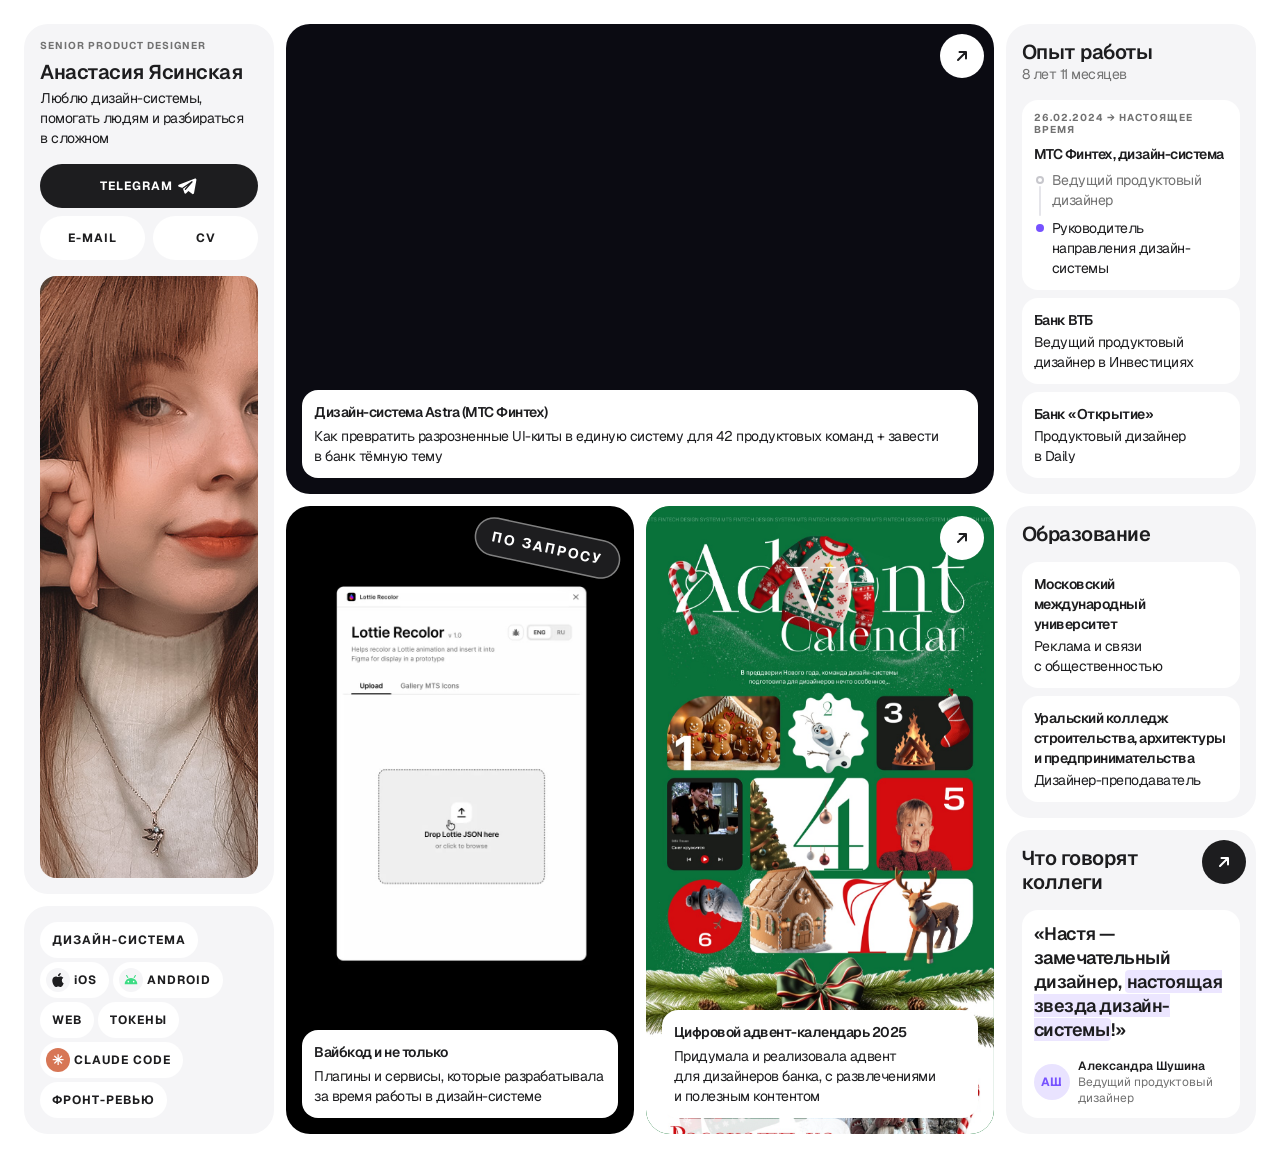
<file: index.html>
<!DOCTYPE html>
<html lang="ru">
<head>
  <meta charset="UTF-8">
  <meta name="viewport" content="width=device-width, initial-scale=1.0">
  <title>Анастасия Ясинская — Продуктовый дизайнер</title>
  <meta name="description" content="Продуктовый дизайнер. Дизайн-системы, продуктовые интерфейсы, UX-исследования.">
  <link rel="preconnect" href="https://fonts.googleapis.com">
  <link rel="preconnect" href="https://fonts.gstatic.com" crossorigin>
  <link href="https://fonts.googleapis.com/css2?family=Geist:wght@400;600;700&display=swap" rel="stylesheet">
  <link rel="stylesheet" href="home.css">
</head>
<body class="home">

  <main class="bento">

    <!-- ===== 1 колонка ===== -->
    <div class="bento__col bento__col--left">

      <!-- Обо мне -->
      <article class="card about">
        <div class="about__copy">
          <p class="caption">Senior Product Designer</p>
          <h1 class="about__name">Анастасия Ясинская</h1>
          <p>Люблю дизайн-системы, помогать людям и&nbsp;разбираться в&nbsp;сложном</p>
          <div class="contacts">
            <a class="button button--dark contacts__wide" href="https://t.me/mooonseen" target="_blank" rel="noopener noreferrer">
              TELEGRAM
              <svg width="24" height="24" viewBox="0 0 24 24" fill="none" aria-hidden="true"><path d="M20 4.5 3.8 10.8c-.9.35-.9 1.6.02 1.9l3.98 1.3 1.6 4.9c.25.78 1.24 1 1.8.4l2.2-2.3 4 2.95c.6.44 1.45.11 1.6-.62L21.4 5.9c.2-.92-.6-1.7-1.4-1.4Z" fill="currentColor"/><path d="m8 14 9-6.2-6.6 7.4" stroke="#1d1d1f" stroke-width="1.3" stroke-linecap="round" stroke-linejoin="round"/></svg>
            </a>
            <a class="button" href="mailto:ayasinskayawork@gmail.com">E-MAIL</a>
            <a class="button" href="cv-anastasia-yasinskaya.pdf" target="_blank" rel="noopener noreferrer">CV</a>
          </div>
        </div>
        <figure class="about__photo">
          <img src="images/portrait.jpg" alt="Анастасия Ясинская">
        </figure>
      </article>

      <!-- Скилы -->
      <article class="card skills">
        <div class="tags">
          <span class="tag">Дизайн-система</span>
          <span class="tag tag--icon">
            <span class="tag__logo" aria-hidden="true">
              <svg width="14" height="14" viewBox="0 0 24 24"><path fill="#1d1d1f" d="M12.152 6.896c-.948 0-2.415-1.078-3.96-1.04-2.04.027-3.91 1.183-4.961 3.014-2.117 3.675-.546 9.103 1.519 12.09 1.013 1.454 2.208 3.09 3.792 3.039 1.52-.065 2.09-.987 3.935-.987 1.831 0 2.35.987 3.96.948 1.637-.026 2.676-1.48 3.676-2.948 1.156-1.688 1.636-3.325 1.662-3.415-.039-.013-3.182-1.221-3.22-4.857-.026-3.04 2.48-4.494 2.597-4.559-1.429-2.09-3.623-2.324-4.39-2.376-2-.156-3.675 1.09-4.61 1.09zM15.53 3.83c.843-1.012 1.4-2.427 1.245-3.83-1.207.052-2.662.805-3.532 1.818-.78.896-1.454 2.338-1.273 3.714 1.338.104 2.715-.688 3.559-1.701"/></svg>
            </span>
            <span class="tag__text--case">iOS</span>
          </span>
          <span class="tag tag--icon">
            <span class="tag__logo" aria-hidden="true">
              <svg width="16" height="16" viewBox="0 0 24 24"><path d="M7.2 8.2 5.4 5.2M16.8 8.2l1.8-3" stroke="#3DDC84" stroke-width="1.6" stroke-linecap="round"/><path d="M2.5 18.5a9.5 9.5 0 0 1 19 0Z" fill="#3DDC84"/><circle cx="8" cy="14.5" r="1.2" fill="#fff"/><circle cx="16" cy="14.5" r="1.2" fill="#fff"/></svg>
            </span>
            Android
          </span>
          <span class="tag">Web</span>
          <span class="tag">Токены</span>
          <span class="tag tag--icon">
            <span class="tag__logo tag__logo--claude" aria-hidden="true">✳</span>
            Claude Code
          </span>
          <span class="tag">Фронт-ревью</span>
        </div>
      </article>
    </div>

    <!-- ===== 2–3 колонки: кейсы ===== -->
    <div class="bento__center">

      <!-- Дизайн-система Astra -->
      <article class="card case case--astra">
        <video class="case__video" src="videos/hero-demo.mp4" autoplay muted loop playsinline aria-hidden="true"></video>
        <div class="casecopy">
          <h3>Дизайн-система Astra (МТС Финтех)</h3>
          <p>Как превратить разрозненные UI-киты в&nbsp;единую систему для&nbsp;42&nbsp;продуктовых команд + завести в&nbsp;банк тёмную тему</p>
        </div>
        <a class="card__link" href="case-mts-fintech.html" aria-label="Открыть кейс «Дизайн-система Astra»">
          <span class="arrow arrow--light"><svg width="24" height="24" viewBox="0 0 24 24" fill="none" aria-hidden="true"><path d="M8 16 16 8M9.5 8H16v6.5" stroke="currentColor" stroke-width="2" stroke-linecap="round" stroke-linejoin="round"/></svg></span>
        </a>
      </article>

      <!-- Вайбкод -->
      <article class="card case case--demo">
        <video class="case__demo-video" src="videos/lottie-recolor.mp4" poster="images/lottie-recolor-poster.jpg" autoplay muted loop playsinline aria-hidden="true"></video>
        <span class="tag case__badge">По&nbsp;запросу</span>
        <div class="casecopy">
          <h3>Вайбкод и&nbsp;не&nbsp;только</h3>
          <p>Плагины и&nbsp;сервисы, которые разрабатывала за&nbsp;время работы в&nbsp;дизайн-системе</p>
        </div>
      </article>

      <!-- Адвент-календарь -->
      <article class="card case case--advent">
        <a class="advent__scroll" href="case-advent.html" aria-label="Открыть кейс «Цифровой адвент-календарь 2025»">
          <img src="images/advent-calendar.jpg" alt="" draggable="false">
        </a>
        <div class="casecopy">
          <h3>Цифровой адвент-календарь 2025</h3>
          <p>Придумала и&nbsp;реализовала адвент для&nbsp;дизайнеров банка, с&nbsp;развлечениями и&nbsp;полезным контентом</p>
        </div>
        <span class="arrow arrow--light"><svg width="24" height="24" viewBox="0 0 24 24" fill="none" aria-hidden="true"><path d="M8 16 16 8M9.5 8H16v6.5" stroke="currentColor" stroke-width="2" stroke-linecap="round" stroke-linejoin="round"/></svg></span>
        <span class="advent__hint" aria-hidden="true">Прокрути ↓</span>
      </article>
    </div>

    <!-- ===== 4 колонка ===== -->
    <div class="bento__col bento__col--right">

      <!-- Опыт работы -->
      <article class="card resume">
        <h2>Опыт работы <span class="h2__meta">8&nbsp;лет 11&nbsp;месяцев</span></h2>
        <div class="entries">
          <div class="casecopy">
            <p class="caption date">26.02.2024 → настоящее время</p>
            <h3>МТС Финтех, дизайн-система</h3>
            <ol class="growth">
              <li>Ведущий продуктовый дизайнер</li>
              <li>Руководитель направления дизайн-системы</li>
            </ol>
          </div>
          <div class="casecopy">
            <h3>Банк ВТБ</h3>
            <p>Ведущий продуктовый дизайнер в&nbsp;Инвестициях</p>
          </div>
          <div class="casecopy">
            <h3>Банк «Открытие»</h3>
            <p>Продуктовый дизайнер в&nbsp;Daily</p>
          </div>
        </div>
      </article>

      <!-- Образование -->
      <article class="card resume">
        <h2>Образование</h2>
        <div class="entries">
          <div class="casecopy">
            <h3>Московский международный университет</h3>
            <p>Реклама и&nbsp;связи с&nbsp;общественностью</p>
          </div>
          <div class="casecopy">
            <h3>Уральский колледж строительства, архитектуры и&nbsp;предпринимательства</h3>
            <p>Дизайнер-преподаватель</p>
          </div>
        </div>
      </article>

      <!-- Отзыв -->
      <article class="card quote">
        <h2>Что говорят коллеги</h2>
        <blockquote class="casecopy quote__text">
          <p>«Настя&nbsp;— замечательный дизайнер, <mark>настоящая звезда дизайн-системы</mark>!»</p>
          <footer class="quote__author">
            <span class="quote__avatar">АШ</span>
            <span><b>Александра Шушина</b><br>Ведущий продуктовый дизайнер</span>
          </footer>
        </blockquote>
        <a class="card__link" href="case-mts-fintech.html#reviews" aria-label="Читать все отзывы">
          <span class="arrow"><svg width="24" height="24" viewBox="0 0 24 24" fill="none" aria-hidden="true"><path d="M8 16 16 8M9.5 8H16v6.5" stroke="currentColor" stroke-width="2" stroke-linecap="round" stroke-linejoin="round"/></svg></span>
        </a>
      </article>
    </div>

  </main>

  <script>
    // Прячем подсказку «Прокрути», как только картинку адвента начали листать
    document.querySelectorAll(".advent__scroll").forEach((scroller) => {
      scroller.addEventListener("scroll", () => {
        scroller.closest(".case--advent").classList.toggle("is-scrolled", scroller.scrollTop > 4);
      }, { passive: true });
    });
  </script>
</body>
</html>
</file>
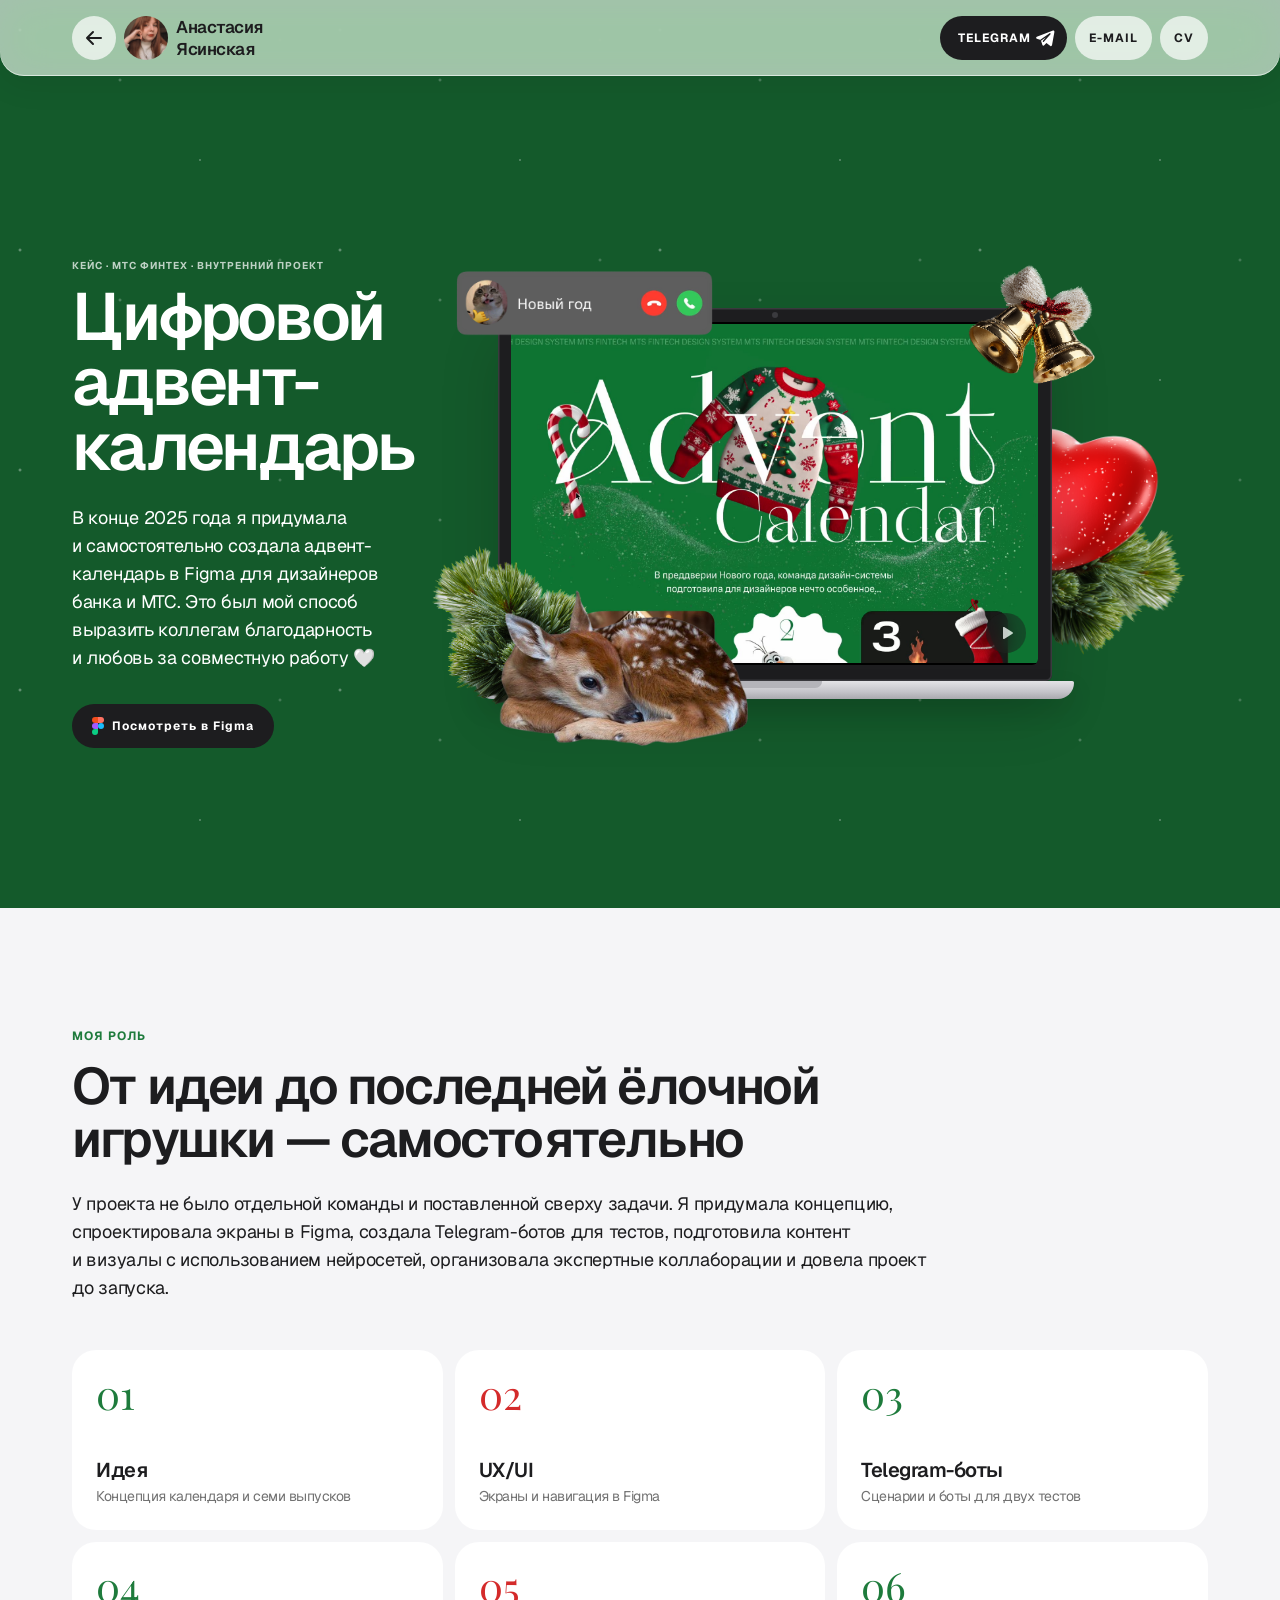
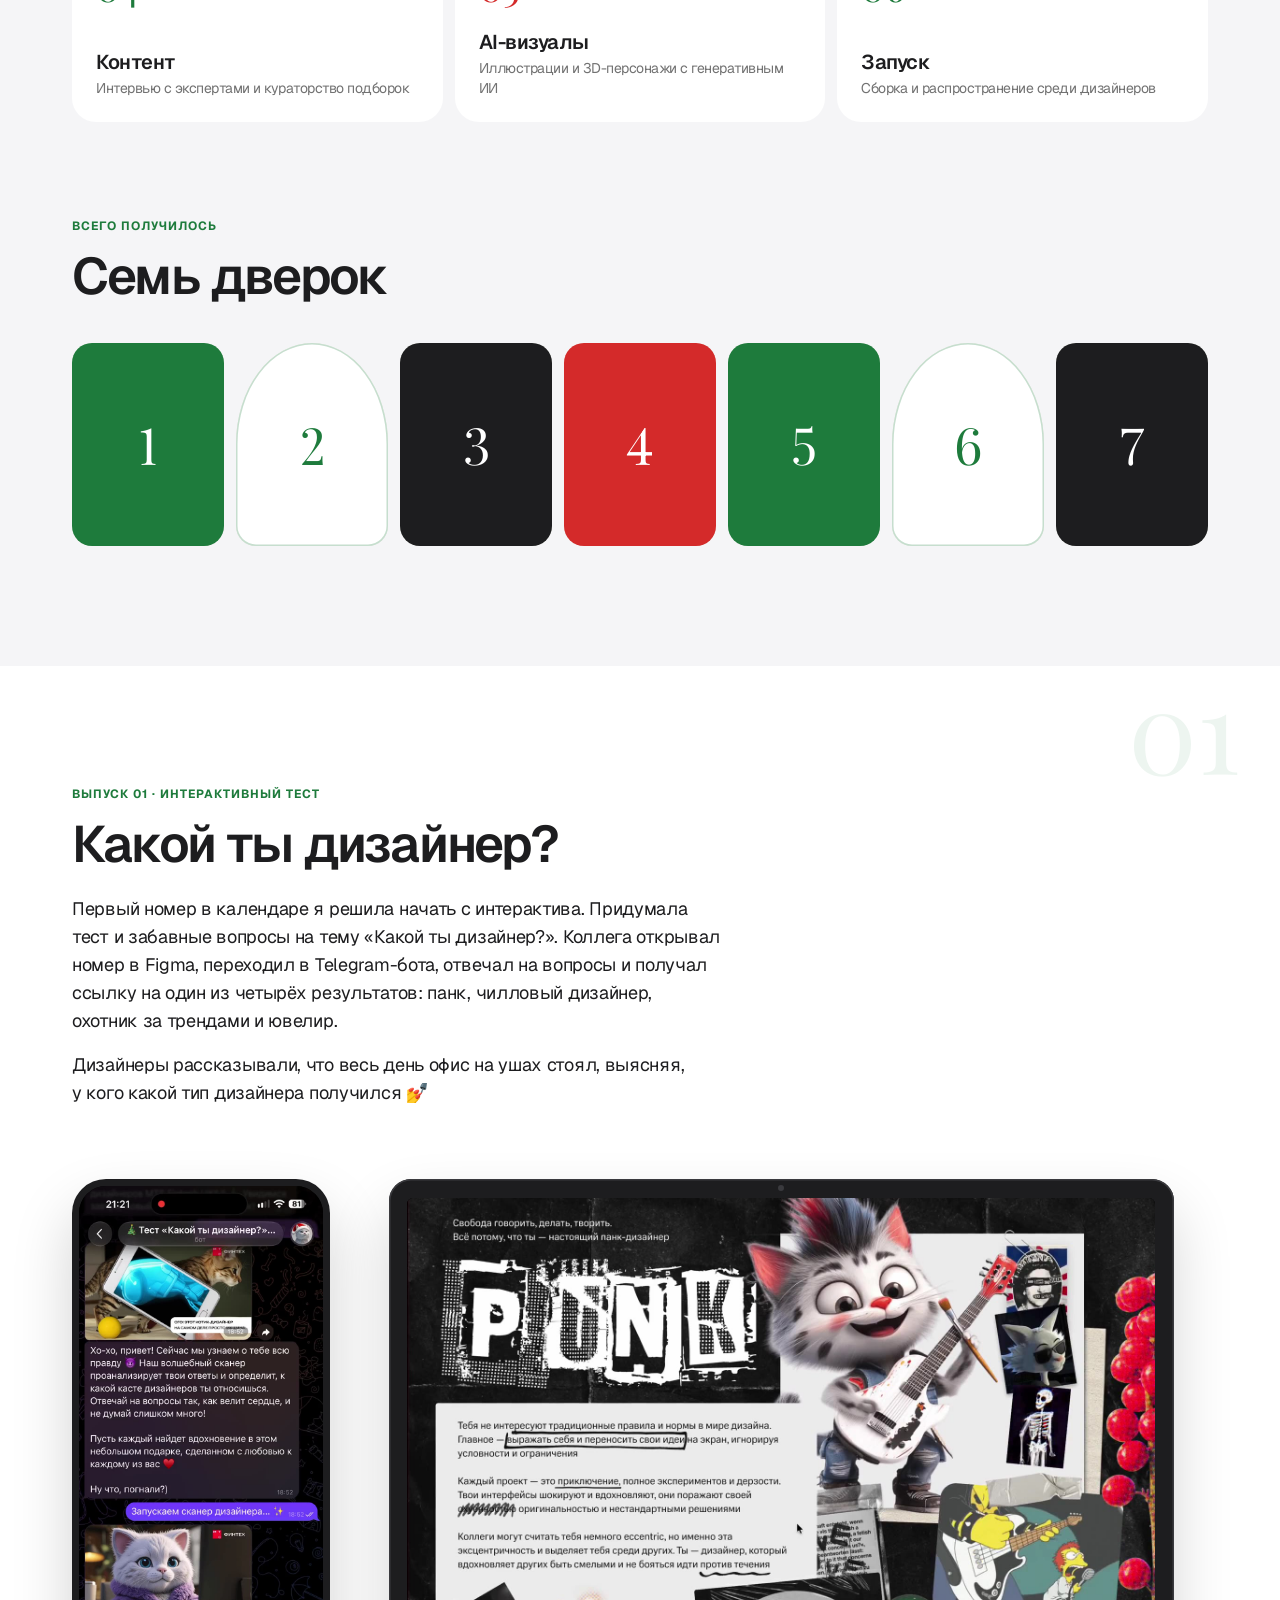
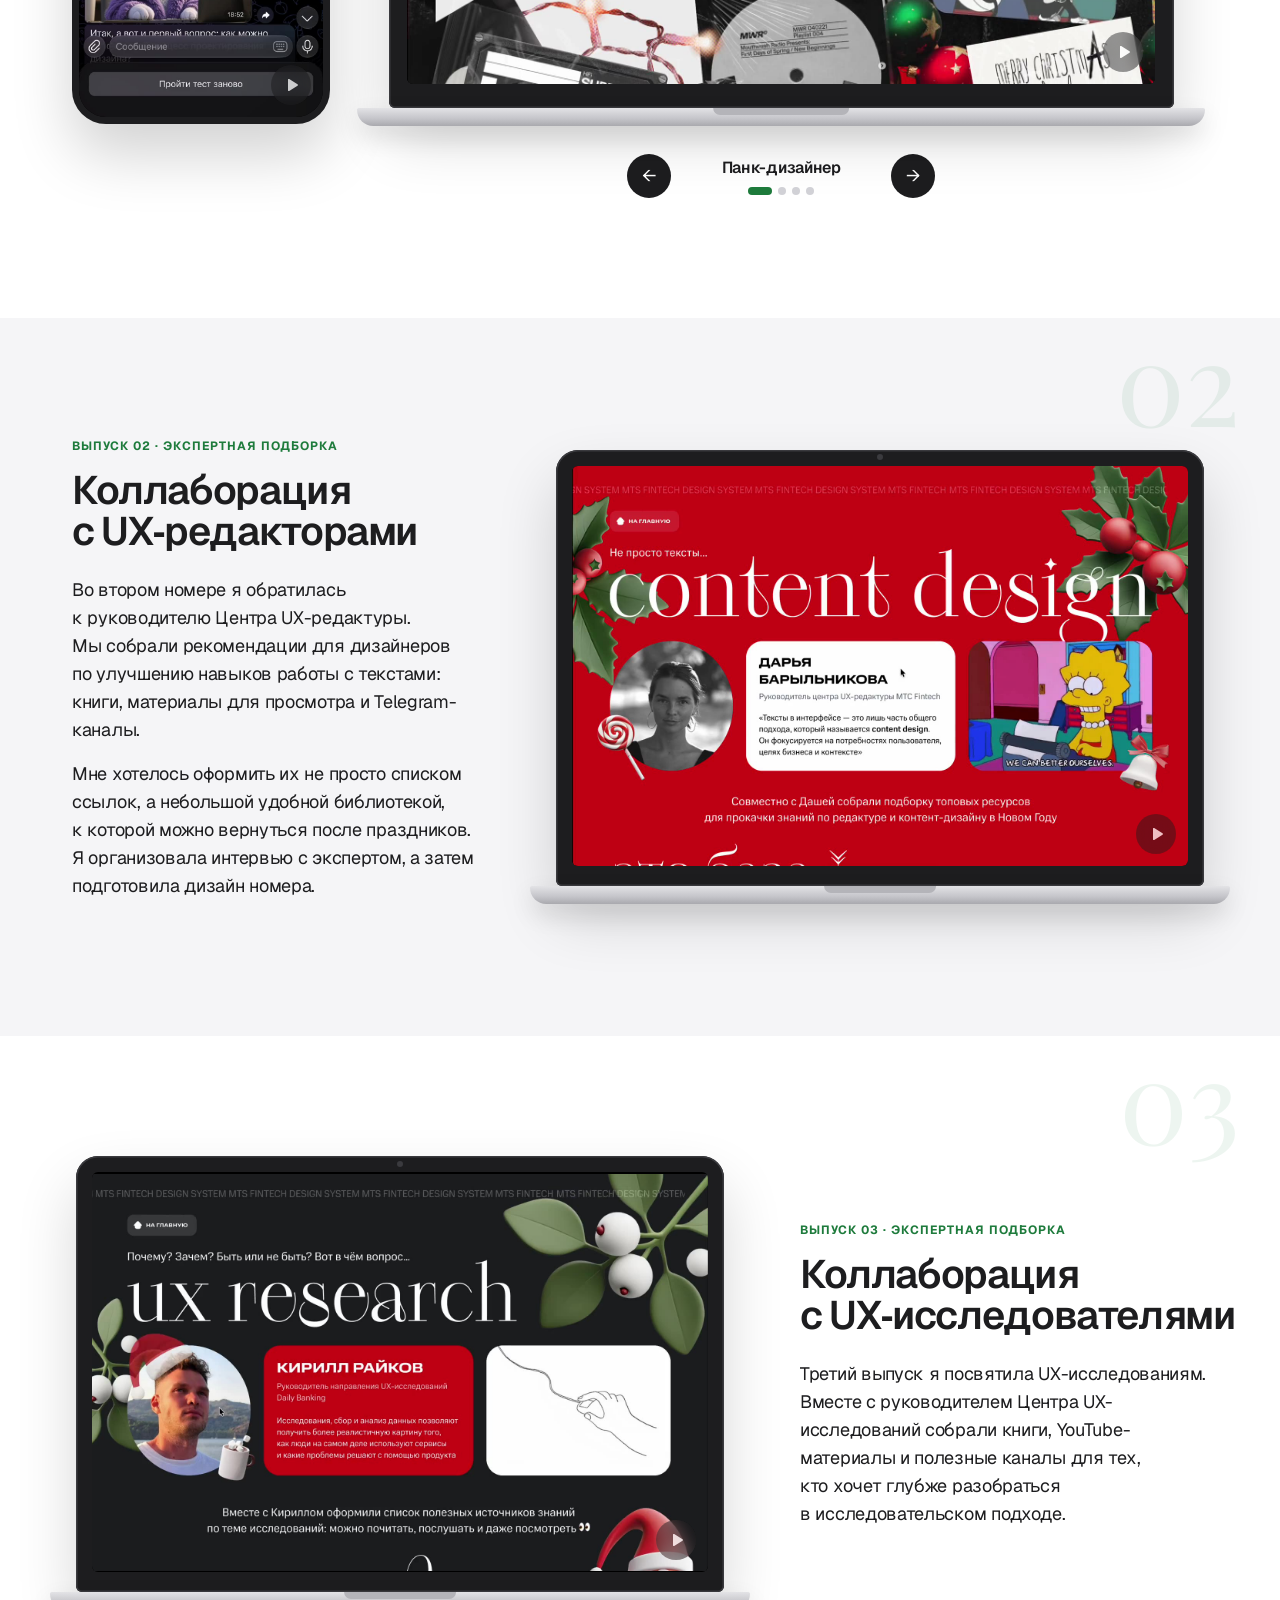
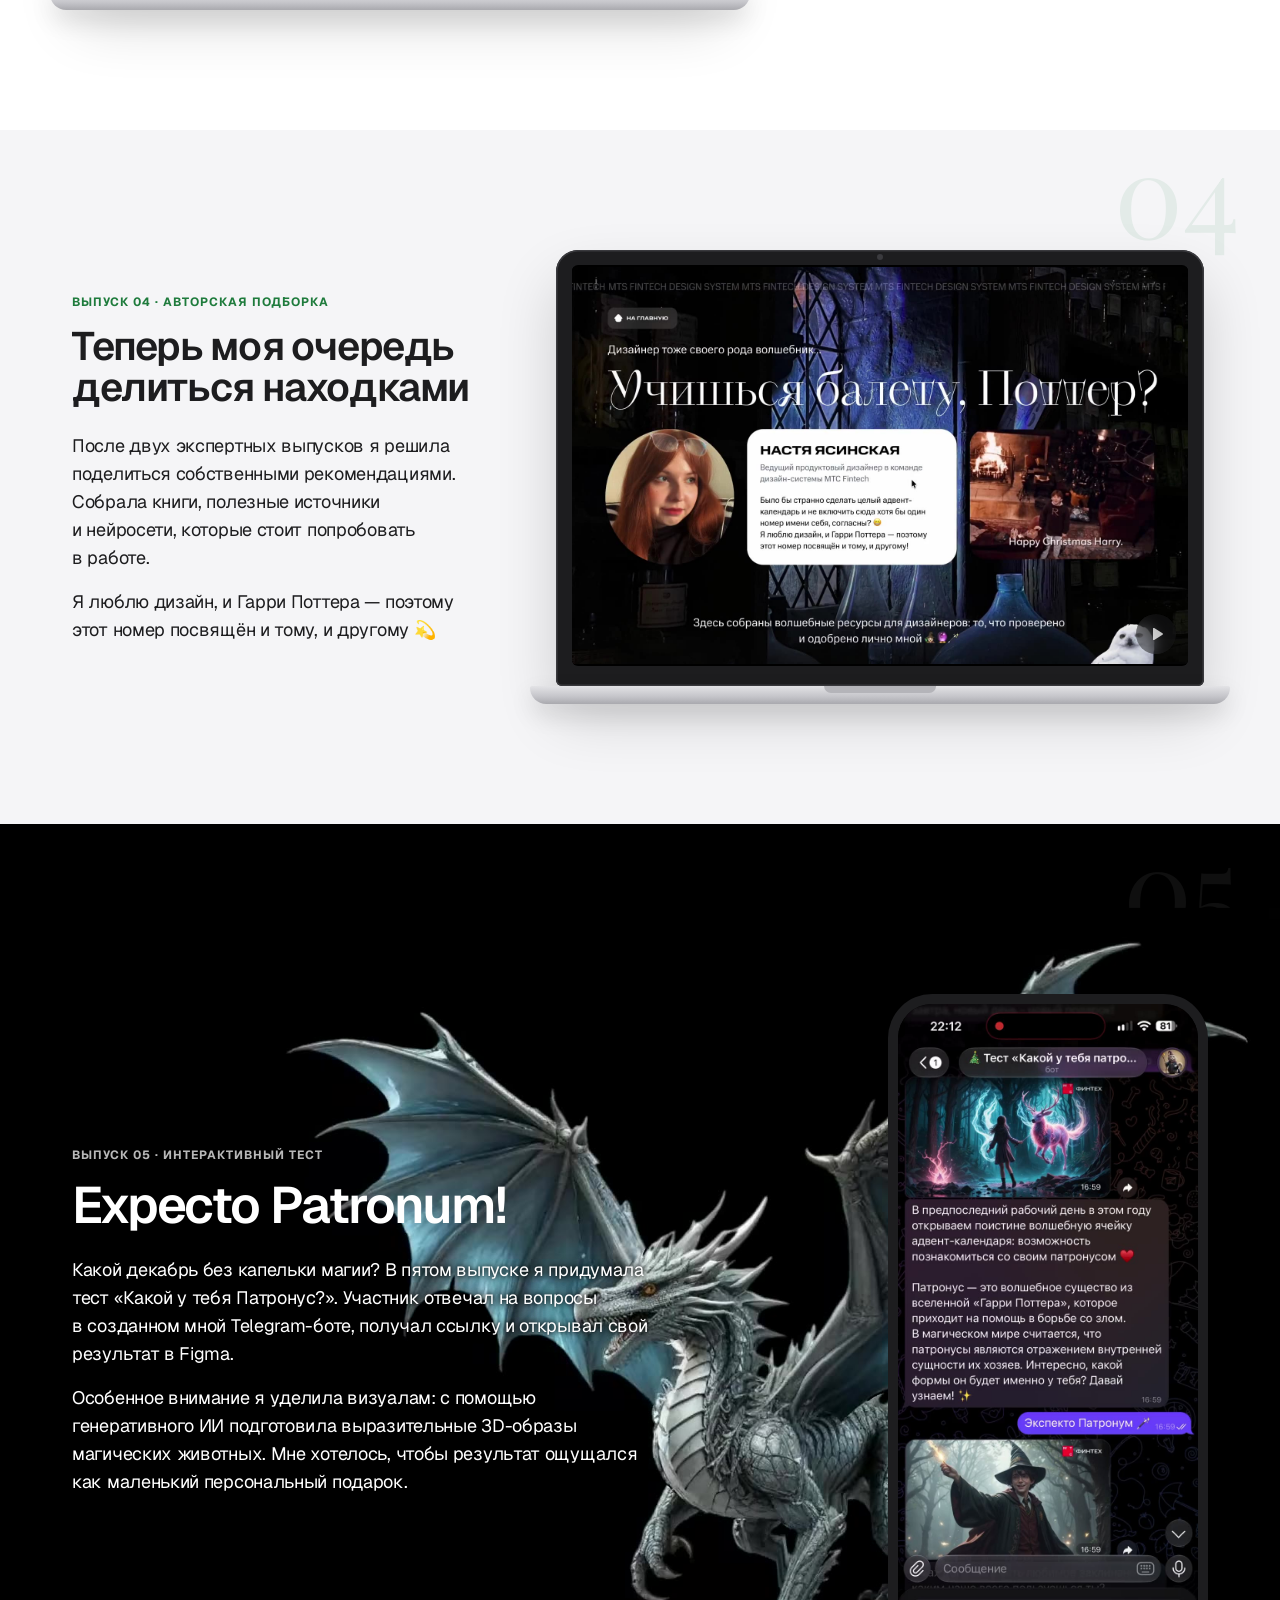
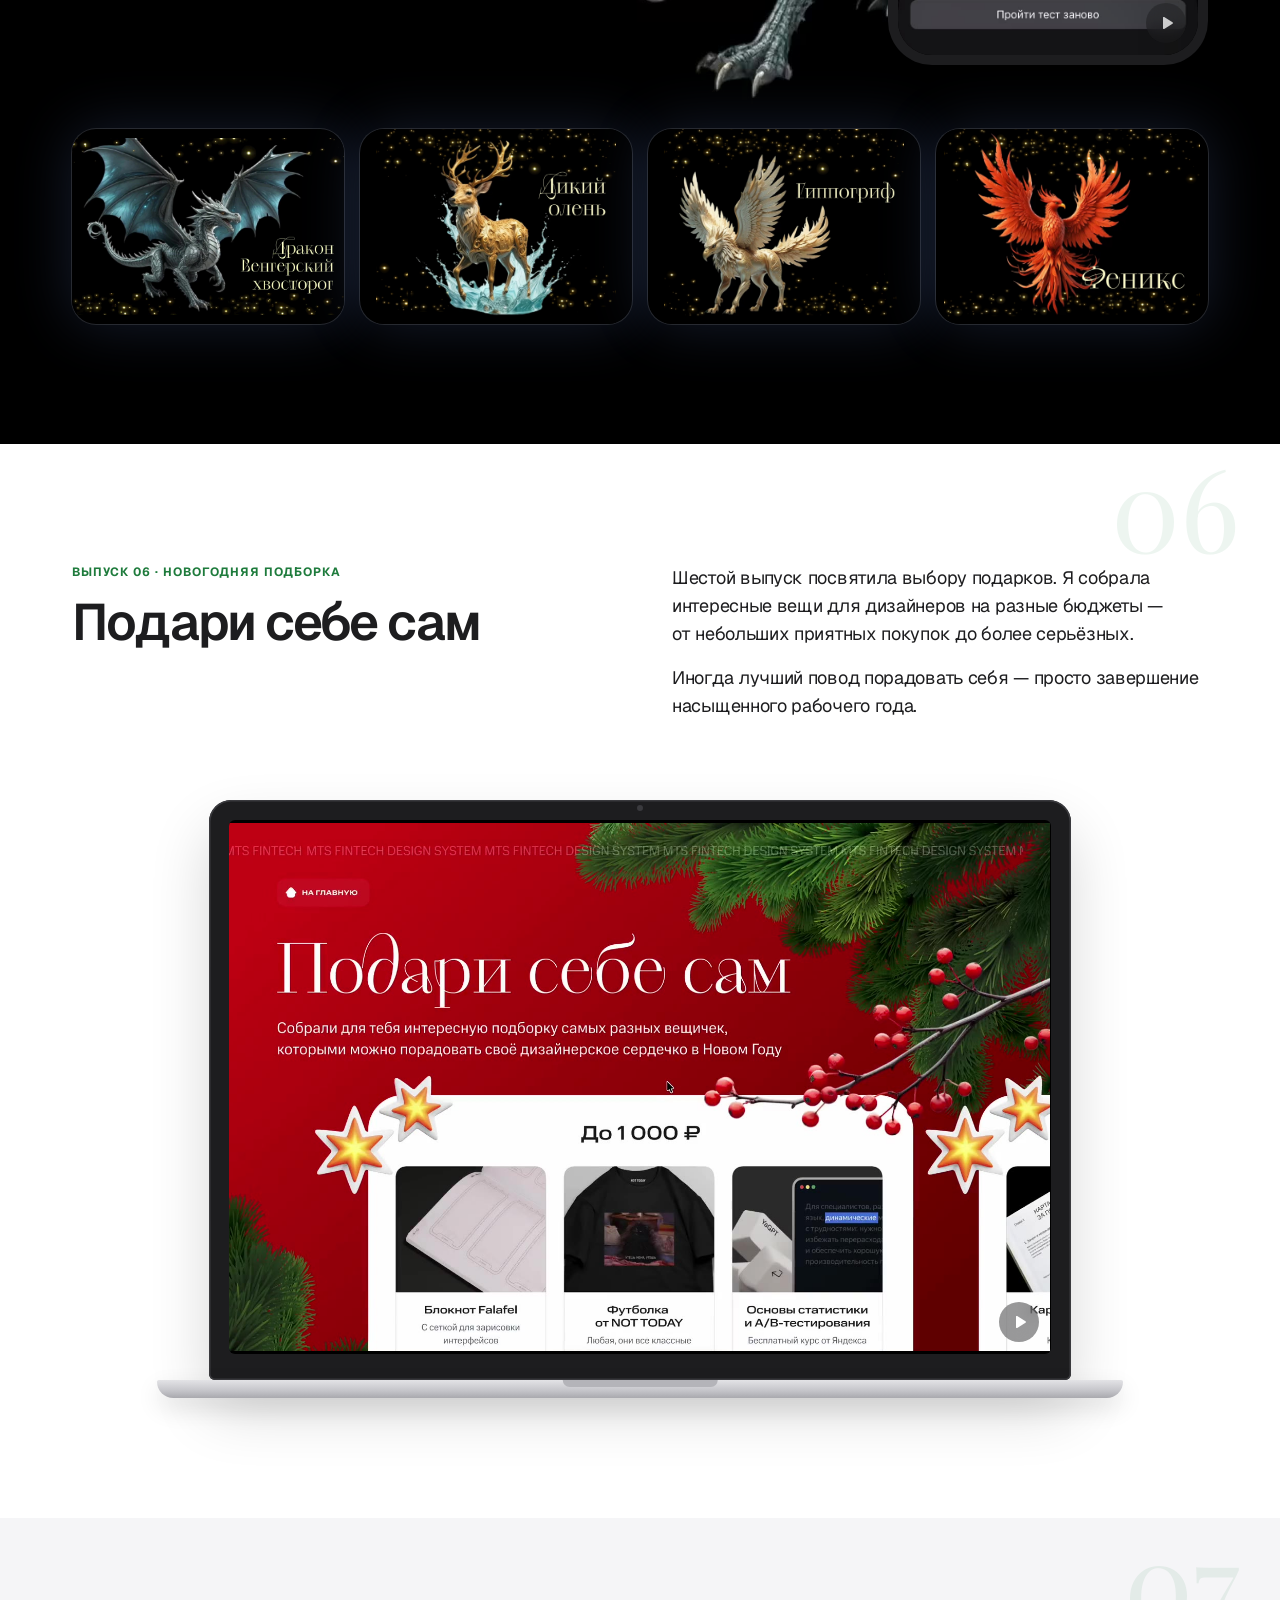
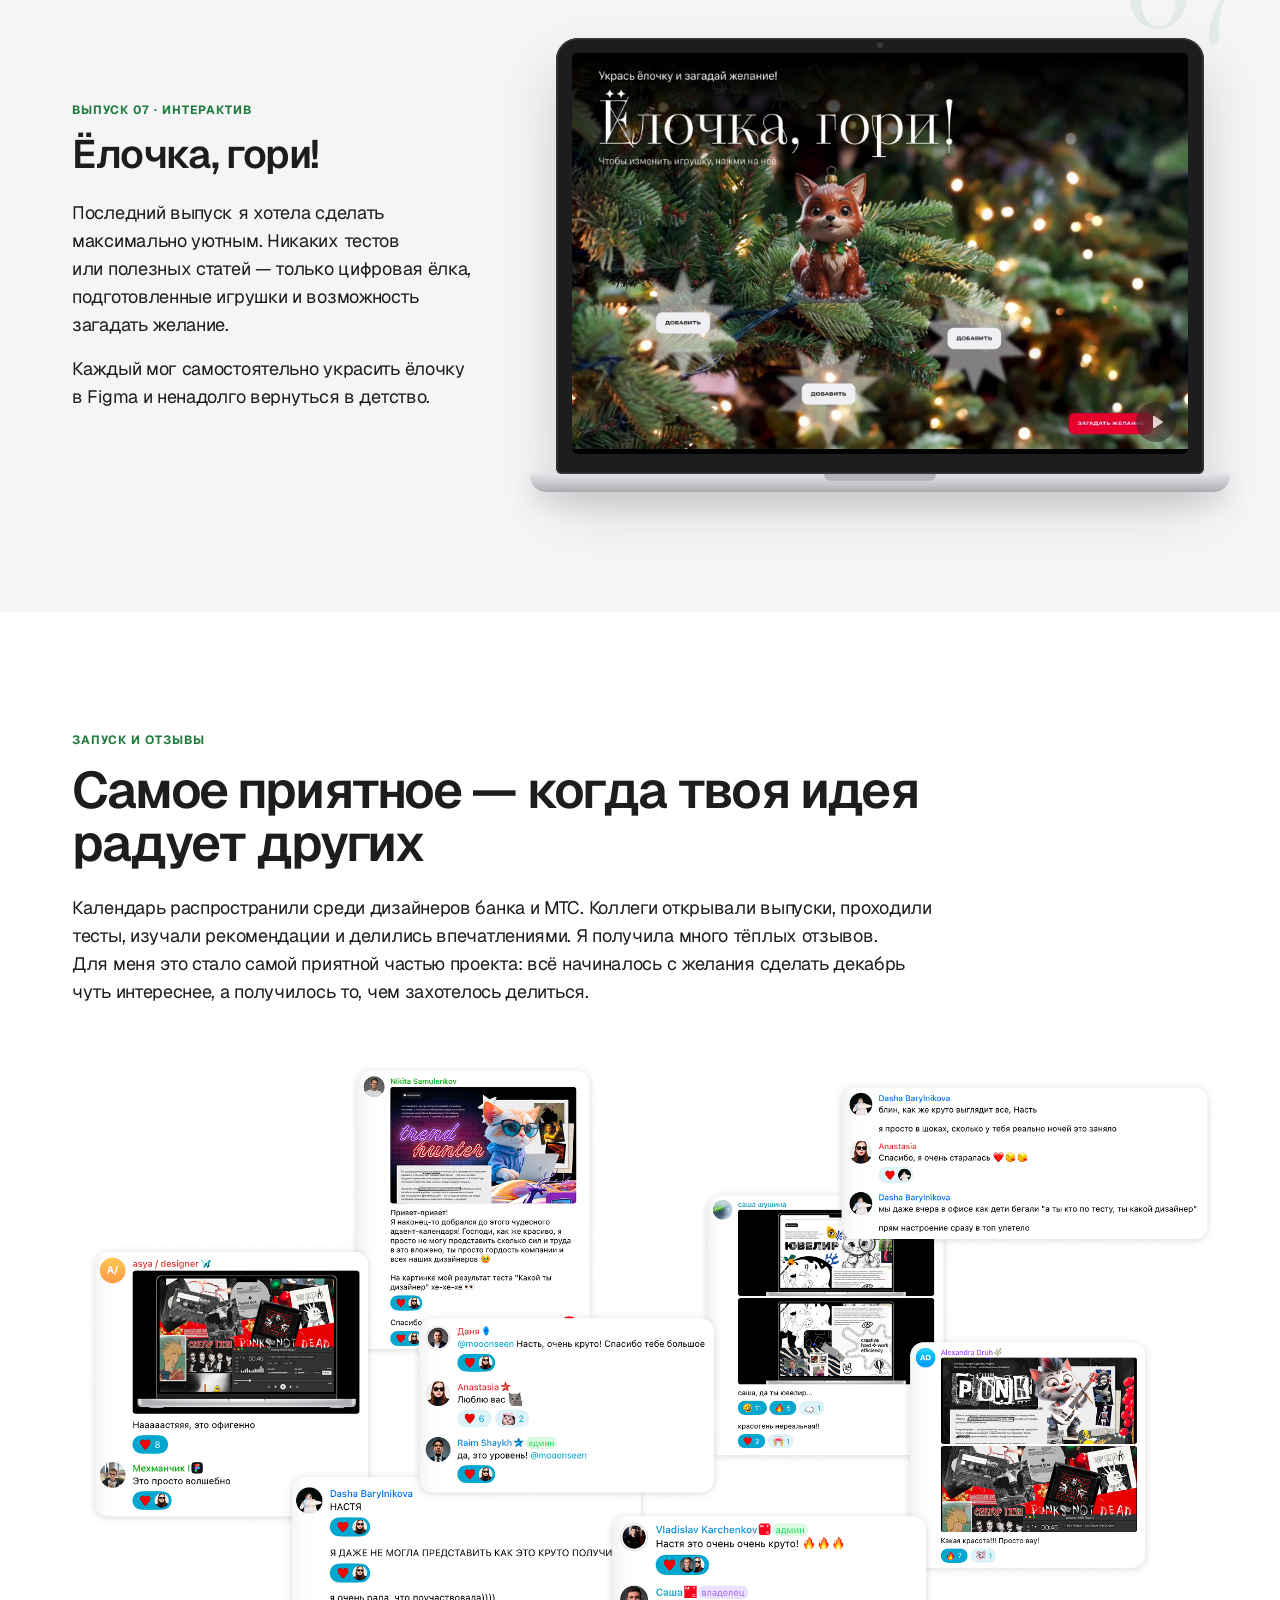
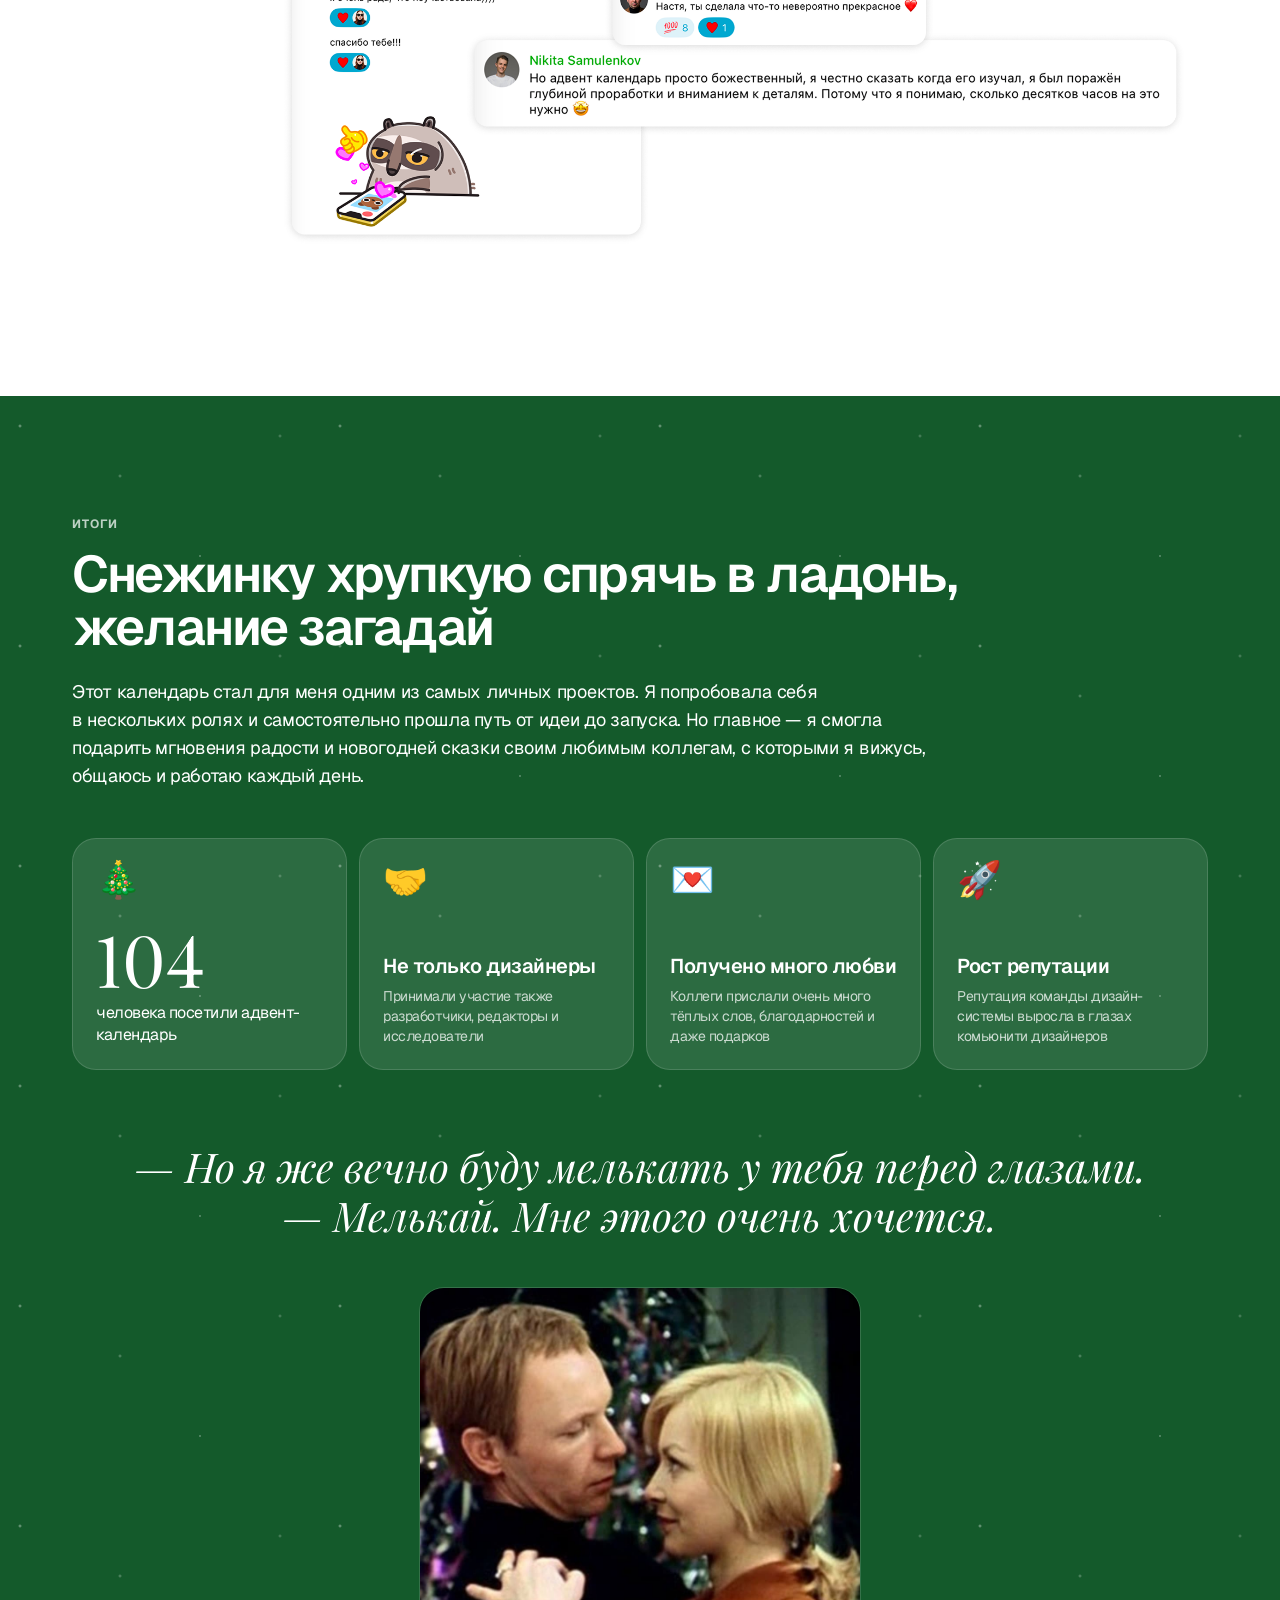
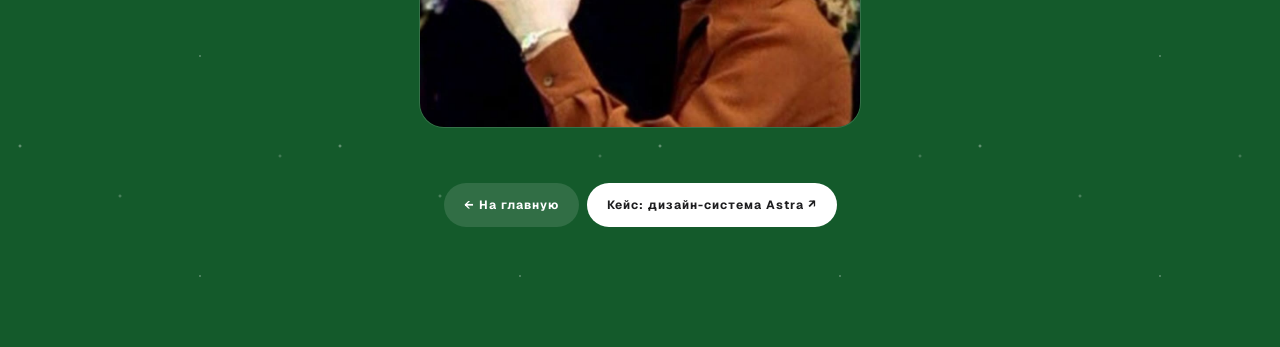
<file: case-advent.html>
<!DOCTYPE html>
<html lang="ru">
<head>
  <meta charset="UTF-8">
  <meta name="viewport" content="width=device-width, initial-scale=1.0">
  <title>Цифровой адвент-календарь 2025 — Анастасия Ясинская</title>
  <meta name="description" content="Кейс: по собственной инициативе придумала и реализовала цифровой адвент-календарь в Figma для дизайнеров банка и МТС.">
  <link rel="preconnect" href="https://fonts.googleapis.com">
  <link rel="preconnect" href="https://fonts.gstatic.com" crossorigin>
  <link href="https://fonts.googleapis.com/css2?family=Geist:wght@400;500;600;700&family=Playfair+Display:ital,wght@0,500;0,600;1,500&display=swap" rel="stylesheet">
  <link rel="stylesheet" href="home.css">
  <link rel="stylesheet" href="case-advent.css">
  <link rel="stylesheet" href="case-header.css">
</head>
<body class="adv">

  <!-- Шапка кейса: закреплена сверху, стеклянная (стили — case-header.css) -->
  <header class="chead">
    <div class="chead__inner">
      <div class="chead__author">
        <a class="chead__btn chead__btn--icon" href="index.html" aria-label="На главную">
          <svg width="24" height="24" viewBox="0 0 24 24" fill="none" aria-hidden="true"><path d="M19 12H5m0 0 6-6m-6 6 6 6" stroke="currentColor" stroke-width="2" stroke-linecap="round" stroke-linejoin="round"/></svg>
        </a>
        <img class="chead__avatar" src="images/portrait.jpg" alt="">
        <p class="chead__name">Анастасия<br>Ясинская</p>
      </div>
      <div class="chead__actions">
        <a class="chead__btn chead__btn--dark" href="https://t.me/mooonseen" target="_blank" rel="noopener noreferrer">
          TELEGRAM
          <svg width="24" height="24" viewBox="0 0 24 24" fill="none" aria-hidden="true"><path d="M20 4.5 3.8 10.8c-.9.35-.9 1.6.02 1.9l3.98 1.3 1.6 4.9c.25.78 1.24 1 1.8.4l2.2-2.3 4 2.95c.6.44 1.45.11 1.6-.62L21.4 5.9c.2-.92-.6-1.7-1.4-1.4Z" fill="currentColor"/><path d="m8 14 9-6.2-6.6 7.4" stroke="#1d1d1f" stroke-width="1.3" stroke-linecap="round" stroke-linejoin="round"/></svg>
        </a>
        <a class="chead__btn" href="mailto:ayasinskayawork@gmail.com">E-MAIL</a>
        <a class="chead__btn" href="cv-anastasia-yasinskaya.pdf" target="_blank" rel="noopener noreferrer">CV</a>
      </div>
    </div>
  </header>

  <main>

    <!-- ===== 01 · Обложка ===== -->
    <header class="adv-hero" id="hero">
      <div class="adv-hero__snow" aria-hidden="true"></div>
      <div class="adv-wrap adv-hero__grid">
        <div class="adv-hero__copy">
          <p class="caption">Кейс · МТС Финтех · внутренний проект</p>
          <h1 class="adv-display">Цифровой адвент-календарь</h1>
          <p class="adv-text">В конце 2025 года я придумала и самостоятельно создала адвент-календарь в Figma для дизайнеров банка и МТС. Это был мой способ выразить коллегам благодарность и любовь за совместную работу 🤍</p>

          <a class="button button--dark adv-hero__cta" href="https://www.figma.com/proto/WQV26QAmbD5p82QkpJ538S/NY-Advent-for-Designers-%F0%9F%8E%84?node-id=2-3&amp;t=7VoYfghVAKOaJOgS-1&amp;scaling=scale-down&amp;content-scaling=fixed&amp;page-id=0%3A1&amp;starting-point-node-id=2%3A3" target="_blank" rel="noopener noreferrer">
            <svg width="12" height="18" viewBox="0 0 12 18" aria-hidden="true"><circle cx="9" cy="9" r="3" fill="#1ABCFE"/><path d="M3 18a3 3 0 0 0 3-3v-3H3a3 3 0 0 0 0 6Z" fill="#0ACF83"/><path d="M0 9a3 3 0 0 1 3-3h3v6H3a3 3 0 0 1-3-3Z" fill="#A259FF"/><path d="M0 3a3 3 0 0 1 3-3h3v6H3a3 3 0 0 1-3-3Z" fill="#F24E1E"/><path d="M6 0h3a3 3 0 0 1 0 6H6V0Z" fill="#FF7262"/></svg>
            Посмотреть в&nbsp;Figma
          </a>
        </div>

        <div class="adv-hero__visual" id="advHeroLaptop"></div>
      </div>
    </header>

    <!-- ===== 03 · Моя роль ===== -->
    <section class="adv-section adv-section--tint" id="role">
      <div class="adv-wrap">
        <p class="adv-eyebrow">Моя роль</p>
        <h2 class="adv-title adv-title--wide">От идеи до последней ёлочной игрушки — самостоятельно</h2>
        <p class="adv-text adv-text--wide">У проекта не было отдельной команды и поставленной сверху задачи. Я придумала концепцию, спроектировала экраны в Figma, создала Telegram-ботов для тестов, подготовила контент и визуалы с использованием нейросетей, организовала экспертные коллаборации и довела проект до запуска.</p>

        <ol class="adv-roles">
          <li class="adv-role"><span class="adv-role__num">01</span><h3>Идея</h3><p>Концепция календаря и семи выпусков</p></li>
          <li class="adv-role"><span class="adv-role__num">02</span><h3>UX/UI</h3><p>Экраны и навигация в Figma</p></li>
          <li class="adv-role"><span class="adv-role__num">03</span><h3>Telegram-боты</h3><p>Сценарии и боты для двух тестов</p></li>
          <li class="adv-role"><span class="adv-role__num">04</span><h3>Контент</h3><p>Интервью с экспертами и кураторство подборок</p></li>
          <li class="adv-role"><span class="adv-role__num">05</span><h3>AI-визуалы</h3><p>Иллюстрации и 3D-персонажи с генеративным ИИ</p></li>
          <li class="adv-role"><span class="adv-role__num">06</span><h3>Запуск</h3><p>Сборка и распространение среди дизайнеров</p></li>
        </ol>

        <!-- Семь дверок — навигация по выпускам -->
        <div class="adv-role-doors" id="doors">
          <p class="adv-eyebrow">Всего получилось</p>
          <h2 class="adv-title" id="doors-title">Семь дверок</h2>
          <nav class="adv-doors" id="advDoors" aria-labelledby="doors-title"></nav>
        </div>
      </div>
    </section>

    <!-- ===== 05–11 · Выпуски (собираются из advent-data.js) ===== -->
    <div id="advIssues"></div>

    <!-- ===== 15 · Запуск и отзывы ===== -->
    <section class="adv-section" id="feedback">
      <div class="adv-wrap">
        <p class="adv-eyebrow">Запуск и отзывы</p>
        <h2 class="adv-title adv-title--wide">Самое приятное — когда твоя идея радует других</h2>
        <p class="adv-text adv-text--wide">Календарь распространили среди дизайнеров банка и МТС. Коллеги открывали выпуски, проходили тесты, изучали рекомендации и делились впечатлениями. Я получила много тёплых отзывов. Для меня это стало самой приятной частью проекта: всё начиналось с желания сделать декабрь чуть интереснее, а получилось то, чем захотелось делиться.</p>
        <figure class="adv-feedback">
          <img src="images/advent/feedback/reviews.png" alt="Отзывы коллег в рабочем чате: «Нааааастяяя, это офигенно», «Это просто волшебно», «Настя, ты сделала что-то невероятно прекрасное», «адвент календарь просто божественный» и другие" loading="lazy" class="js-zoomable">
        </figure>
      </div>
    </section>

    <!-- ===== 16 · Вывод ===== -->
    <section class="adv-section adv-section--outro" id="outro">
      <div class="adv-wrap">
        <p class="adv-eyebrow adv-eyebrow--light">Итоги</p>
        <h2 class="adv-title adv-title--wide">Снежинку хрупкую спрячь в ладонь, желание загадай</h2>
        <p class="adv-text adv-text--wide">Этот календарь стал для меня одним из самых личных проектов. Я попробовала себя в нескольких ролях и самостоятельно прошла путь от идеи до запуска. Но главное — я смогла подарить мгновения радости и новогодней сказки своим любимым коллегам, с которыми я вижусь, общаюсь и работаю каждый день.</p>

        <ul class="adv-results">
          <li class="adv-result"><span class="adv-result__emoji" aria-hidden="true">🎄</span><span class="adv-result__big">104</span><p>человека посетили адвент-календарь</p></li>
          <li class="adv-result"><span class="adv-result__emoji" aria-hidden="true">🤝</span><h3>Не только дизайнеры</h3><p>Принимали участие также разработчики, редакторы и исследователи</p></li>
          <li class="adv-result"><span class="adv-result__emoji" aria-hidden="true">💌</span><h3>Получено много любви</h3><p>Коллеги прислали очень много тёплых слов, благодарностей и даже подарков</p></li>
          <li class="adv-result"><span class="adv-result__emoji" aria-hidden="true">🚀</span><h3>Рост репутации</h3><p>Репутация команды дизайн-системы выросла в глазах комьюнити дизайнеров</p></li>
        </ul>

        <blockquote class="adv-final">— Но&nbsp;я&nbsp;же вечно буду мелькать у&nbsp;тебя перед&nbsp;глазами.<br>— Мелькай. Мне этого очень хочется.</blockquote>

        <figure class="adv-final-img"><img src="images/advent/outro/quote.jpg" alt="Новогодний кадр из фильма: пара обнимается у ёлки" loading="lazy"></figure>

        <div class="adv-next">
          <a class="button" href="index.html">← На главную</a>
          <a class="button button--dark" href="case-mts-fintech.html">Кейс: дизайн-система Astra ↗</a>
        </div>
      </div>
    </section>

  </main>

  <!-- Лайтбокс -->
  <div class="adv-lightbox" id="advLightbox" role="dialog" aria-modal="true" aria-label="Просмотр изображения" hidden>
    <button class="adv-lightbox__close" type="button" aria-label="Закрыть">×</button>
    <div class="adv-lightbox__body"><img alt=""></div>
  </div>

  <script src="advent-data.js"></script>
  <script src="case-advent.js"></script>
</body>
</html>
</file>
<file: home.css>
/* ============================================
   HOME — bento-сетка на один экран
   ============================================ */
:root {
  --text: #1d1d1f;
  --text-2: #727272;
  --card: #f5f5f7;
  --white: #fff;
  --accent: #7652ff;
  --gap: 12px;
  --r-card: 24px;
  --r-inner: 16px;
}

*, *::before, *::after { box-sizing: border-box; }

body {
  margin: 0;
  font-family: Geist, -apple-system, BlinkMacSystemFont, 'Helvetica Neue', Arial, sans-serif;
  color: var(--text);
  background: var(--white);
  -webkit-font-smoothing: antialiased;
}

img, video { display: block; max-width: 100%; }

/* ---------- Типографика ---------- */
h1, h2 {
  font-size: 20px;
  line-height: 24px;
  font-weight: 600;
  letter-spacing: -0.5px;
  margin: 0 0 4px;
}

h3 {
  font-size: 14px;
  line-height: 20px;
  font-weight: 600;
  letter-spacing: -0.5px;
  margin: 0 0 4px;
}

p {
  font-size: 14px;
  line-height: 20px;
  letter-spacing: -0.5px;
  margin: 0;
}

.caption {
  font-size: 10px;
  line-height: 12px;
  font-weight: 700;
  letter-spacing: 1px;
  text-transform: uppercase;
  color: var(--text-2);
  margin-bottom: 8px;
}

mark {
  background: rgba(118, 82, 255, 0.14);
  color: inherit;
  border-radius: 4px;
  padding: 0 2px;
}

/* ---------- Сетка ---------- */
.bento {
  display: grid;
  grid-template-columns: minmax(250px, 0.85fr) minmax(0, 2.4fr) minmax(250px, 0.85fr);
  /* Строки задаёт правая колонка: опыт / образование / отзыв */
  grid-template-rows: auto auto minmax(0, 1fr);
  gap: var(--gap);
  max-width: 1680px;
  min-height: max(720px, calc(100vh - 48px));
  min-height: max(720px, calc(100dvh - 48px));
  margin: 24px auto;
  padding: 0 24px;
}

.bento__col {
  display: grid;
  gap: var(--gap);
  min-height: 0;
}

.bento__col--left   { grid-row: 1 / -1; grid-template-rows: minmax(0, 1fr) auto; }

/* Центр и правая колонка делят строки общей сетки (subgrid),
   поэтому Astra по высоте совпадает с «Опытом работы» */
.bento__center {
  grid-row: 1 / -1;
  display: grid;
  grid-template-columns: minmax(0, 1fr) minmax(0, 1fr);
  grid-template-rows: subgrid;
  gap: var(--gap);
  min-height: 0;
}

.case--astra { grid-column: 1 / -1; grid-row: 1; }
.bento__center > .case:not(.case--astra) { grid-row: 2 / span 2; }

.bento__col--right  { grid-row: 1 / -1; grid-template-rows: subgrid; }

/* ---------- Карточка ---------- */
.card {
  position: relative;
  padding: 16px;
  border-radius: var(--r-card);
  background: var(--card);
  min-height: 0;
  overflow: hidden;
}

.casecopy {
  position: relative;
  z-index: 2;
  background: var(--white);
  padding: 12px;
  border-radius: var(--r-inner);
}

/* Вся карточка — ссылка; стрелка в правом верхнем углу */
.card__link {
  position: absolute;
  inset: 0;
  z-index: 5;
  border-radius: inherit;
}

.card__link:focus-visible {
  outline: 3px solid var(--accent);
  outline-offset: 3px;
}

.arrow {
  position: absolute;
  top: 10px;
  right: 10px;
  width: 44px;
  height: 44px;
  border-radius: 50%;
  background: var(--text);
  color: var(--white);
  display: grid;
  place-items: center;
  transition: transform 200ms ease;
}

.arrow--light {
  background: var(--white);
  color: var(--text);
}

.arrow::after,
.button::after {
  content: "";
  position: absolute;
  inset: 0;
  border-radius: inherit;
  background: rgb(242 243 247 / 14%);
  opacity: 0;
  pointer-events: none;
  transition: opacity 150ms ease;
}

.arrow--light::after,
.button:not(.button--dark)::after { background: rgb(188 195 208 / 25%); }

@media (hover: hover) {
  .card__link:hover .arrow { transform: rotate(45deg); }
  .card__link:hover .arrow::after,
  .button:hover::after { opacity: 1; }
}

/* ---------- Кнопки ---------- */
.button {
  position: relative;
  display: inline-flex;
  align-items: center;
  justify-content: center;
  gap: 2px;
  min-width: 44px;
  height: 44px;
  padding: 10px;
  border-radius: 100px;
  background: var(--white);
  color: var(--text);
  font-family: inherit;
  font-size: 12px;
  line-height: 16px;
  font-weight: 700;
  letter-spacing: 1px;
  text-decoration: none;
}

.button--dark {
  background: var(--text);
  color: var(--white);
}

/* ---------- Обо мне ---------- */
.about {
  display: flex;
  flex-direction: column;
  gap: 16px;
}

.about__copy p:not(.caption) { color: var(--text); }

.contacts {
  display: grid;
  grid-template-columns: 1fr 1fr;
  gap: 8px;
  margin-top: 16px;
}

.contacts__wide { grid-column: 1 / -1; }

.about__photo {
  position: relative;
  flex: 1 1 auto;
  min-height: 120px;
  margin: 0;
}

.about__photo img {
  width: 100%;
  height: 100%;
  object-fit: cover;
  object-position: center 30%;
  border-radius: var(--r-inner);
}

/* ---------- Скилы ---------- */
.tags {
  display: flex;
  flex-wrap: wrap;
  gap: 4px;
}

.tag {
  display: flex;
  align-items: center;
  gap: 4px;
  height: 36px;
  padding: 6px 12px;
  border-radius: 100px;
  background: var(--white);
  font-size: 12px;
  line-height: 16px;
  font-weight: 700;
  letter-spacing: 1px;
  text-transform: uppercase;
  white-space: nowrap;
}

.tag--icon { padding-left: 6px; }

/* Названия, где важен регистр (iOS) */
.tag__text--case { text-transform: none; }

.tag__logo {
  width: 24px;
  height: 24px;
  border-radius: 50%;
  background: var(--card);
  display: grid;
  place-items: center;
  font-size: 14px;
  letter-spacing: 0;
}

.tag__logo--claude {
  background: #d77655;
  color: var(--white);
}

/* ---------- Кейсы: общее ---------- */
.case .casecopy { margin-right: 44px; }

/* Бейджик-наклейка поперёк правого верхнего угла карточки кейса */
.case__badge {
  position: absolute;
  top: 24px;
  right: 14px;
  z-index: 3;
  height: 36px;
  padding: 6px 16px;
  background: var(--text);
  color: var(--white);
  font-size: 14px;
  letter-spacing: 2px;
  rotate: 12deg;
  box-shadow: 0 0 0 1.5px rgba(255, 255, 255, 0.5), 0 4px 16px rgba(0, 0, 0, 0.35);
}

/* Дизайн-система Astra: видео на всю карточку */
.case--astra { background: #0b0b12; }

.case__video {
  position: absolute;
  inset: 0;
  width: 100%;
  height: 100%;
  object-fit: cover;
  object-position: center 100%;
  transition: transform 600ms ease;
}

.case--astra .casecopy {
  position: absolute;
  left: 16px;
  right: 16px;
  bottom: 16px;
  margin: 0;
}

/* Адвент-календарь: длинная картинка, которая прокручивается внутри карточки */
.case--advent { background: #1b7a3a; }

.advent__scroll {
  position: absolute;
  inset: 0;
  z-index: 1;
  overflow-y: auto;
  overscroll-behavior: contain;
  scrollbar-width: none;
  border-radius: inherit;
}

.advent__scroll::-webkit-scrollbar { display: none; }

.advent__scroll:focus-visible {
  outline: 3px solid var(--accent);
  outline-offset: -3px;
}

.advent__scroll img {
  width: 100%;
  height: auto;
}

/* Текст и стрелка пропускают колесо мыши к картинке */
.case--advent .casecopy,
.case--advent .arrow {
  pointer-events: none;
}

.case--advent .arrow { z-index: 3; }

.case--advent .casecopy {
  position: absolute;
  left: 16px;
  right: 16px;
  bottom: 16px;
  margin: 0;
}

/* Подсказка «Прокрути» — видна при наведении, пока картинку не начали листать */
.advent__hint {
  position: absolute;
  left: 50%;
  top: 20px;
  z-index: 3;
  transform: translate(-50%, -8px);
  padding: 6px 12px;
  border-radius: 100px;
  background: rgba(29, 29, 31, 0.72);
  backdrop-filter: blur(8px);
  -webkit-backdrop-filter: blur(8px);
  color: var(--white);
  font-size: 12px;
  line-height: 16px;
  font-weight: 700;
  letter-spacing: 1px;
  text-transform: uppercase;
  white-space: nowrap;
  pointer-events: none;
  opacity: 0;
  transition: opacity 200ms ease, transform 200ms ease;
}

@media (hover: hover) {
  .case--advent:hover .advent__hint {
    opacity: 1;
    transform: translate(-50%, 0);
  }
  .case--advent:hover .arrow { transform: rotate(45deg); }
  .case--advent:hover .arrow::after { opacity: 1; }
}

.case--advent.is-scrolled .advent__hint { opacity: 0 !important; }

/* Вайбкод: чёрная карточка, видео плагина над текстом (фон видео тоже чёрный) */
.case--demo {
  display: flex;
  flex-direction: column;
  gap: 8px;
  background: #000;
}

.case__demo-video {
  flex: 1 1 0;
  height: 0; /* не влияет на высоту карточки — занимает остаток над текстом */
  min-height: 0;
  width: 100%;
  object-fit: contain;
}

.case--demo .casecopy { width: 100%; margin-right: 0; }

@media (hover: hover) {
  .card:has(.card__link:hover) .case__video { transform: scale(1.03); }
}

/* ---------- Опыт ---------- */
.resume h2,
.quote h2 { margin-bottom: 16px; }

.entries {
  display: grid;
  gap: 8px;
}

.resume h3 { margin-bottom: 2px; }

.resume h2 {
  display: flex;
  flex-wrap: wrap;
  align-items: baseline;
  column-gap: 8px;
}

.h2__meta {
  font-size: 14px;
  line-height: 20px;
  font-weight: 400;
  letter-spacing: -0.5px;
  color: var(--text-2);
  white-space: nowrap;
}

/* Рост внутри компании: две роли, соединённые линией */
.growth {
  list-style: none;
  margin: 6px 0 0;
  padding: 0;
}

.growth li {
  position: relative;
  padding-left: 18px;
  font-size: 14px;
  line-height: 20px;
  letter-spacing: -0.5px;
}

.growth li + li { margin-top: 8px; }

.growth li::before {
  content: "";
  position: absolute;
  left: 2px;
  top: 6px;
  width: 8px;
  height: 8px;
  border-radius: 50%;
  background: var(--white);
  box-shadow: inset 0 0 0 2px #c7c7cc;
}

.growth li:last-child::before { box-shadow: inset 0 0 0 4px var(--accent); }

.growth li:first-child { color: var(--text-2); }

.growth li:first-child::after {
  content: "";
  position: absolute;
  left: 5px;
  top: 16px;
  bottom: -6px;
  width: 2px;
  border-radius: 1px;
  background: #e5e5ea;
}

/* ---------- Отзыв ---------- */
.quote {
  display: flex;
  flex-direction: column;
}

.quote h2 { padding-right: 52px; }

.quote__text {
  margin: 0;
  display: flex;
  flex-direction: column;
  justify-content: space-between;
  gap: 16px;
  flex: 1 1 auto;
}

.quote__text p {
  font-size: 18px;
  line-height: 24px;
  font-weight: 600;
}

.quote__author {
  display: flex;
  align-items: center;
  gap: 8px;
  font-size: 12px;
  line-height: 16px;
  color: var(--text-2);
}

.quote__author b { color: var(--text); font-weight: 600; }

.quote__avatar {
  flex: none;
  width: 36px;
  height: 36px;
  border-radius: 50%;
  background: #e9e3ff;
  color: var(--accent);
  display: grid;
  place-items: center;
  font-size: 12px;
  font-weight: 700;
}

/* ============================================
   Ниже 960px — карточки в колонку
   ============================================ */
@media (max-width: 1100px) and (min-width: 960px) {
  .bento { grid-template-columns: 240px minmax(0, 1fr) 240px; }
}

@media (max-width: 959px) {
  .bento {
    display: flex;
    flex-direction: column;
    height: auto;
    min-height: 0;
    max-height: none;
    max-width: 700px;
    margin: 0 auto;
    padding: 24px 12px;
  }

  .bento__col,
  .bento__center {
    display: flex;
    flex-direction: column;
  }

  .about { flex-direction: row; align-items: stretch; }
  .about__copy { flex: 1 1 0; }
  .about__photo { flex: 0 0 38%; }

  .case--astra      { height: 480px; }
  .case--advent     { height: 480px; }
  .case--demo       { height: 360px; }
  .quote__text      { gap: 24px; }
}

@media (max-width: 549px) {
  .about { flex-direction: column-reverse; }
  .about__photo {
    flex: none;
    width: 96px;
    height: 96px;
    min-height: 0;
  }
  .about__photo img { border-radius: 50%; }

  .case--astra { height: 420px; }
  .case--advent { height: 440px; }
  .case--demo { height: 300px; }
}
</file>
<file: case-advent.css>
/* ============================================
   Кейс «Цифровой адвент-календарь 2025»
   Основа — home.css (шрифт, карточки, кнопки),
   здесь — editorial-сетка и праздничные акценты
   ============================================ */
:root {
  --adv-green: #1e7b3c;
  --adv-green-deep: #145a2b;
  --adv-red: #d42a2a;
  --adv-cream: #fbf7ef;
  --adv-night: #0e1430;
  --adv-glow: rgba(160, 200, 255, 0.35);
  --adv-serif: 'Playfair Display', Georgia, serif;
  --adv-max: 1200px;
}

.adv {
  background: var(--white);
  overflow-x: hidden;
}

/* home.css задаёт мелкие размеры для h1/h2/p — на странице кейса свои */
:where(.adv) :where(h1, h2, h3) { margin: 0; }

.adv-wrap {
  max-width: var(--adv-max);
  margin: 0 auto;
  padding: 0 32px;
}

/* ---------- Типографика ---------- */
.adv-display {
  font-size: clamp(40px, 5.2vw, 72px);
  line-height: 0.98;
  font-weight: 600;
  letter-spacing: -0.04em;
  margin: 12px 0 24px;
}

.adv-title {
  font-size: clamp(32px, 4vw, 56px);
  line-height: 1.04;
  font-weight: 600;
  letter-spacing: -0.035em;
  margin-bottom: 24px;
  max-width: 14em;
}

.adv-title--wide { max-width: 18em; }

.adv-subtitle {
  font-size: 20px;
  line-height: 24px;
  font-weight: 600;
  letter-spacing: -0.5px;
  margin: 48px 0 16px;
}

.adv-lead {
  font-size: clamp(20px, 2vw, 26px);
  line-height: 1.3;
  letter-spacing: -0.02em;
  font-weight: 500;
  margin-bottom: 20px;
  max-width: 28em;
}

.adv-text {
  font-size: 18px;
  line-height: 28px;
  letter-spacing: -0.3px;
  margin-bottom: 16px;
  max-width: 36em;
}

.adv-text--wide { max-width: 48em; }

.adv-eyebrow {
  font-size: 12px;
  line-height: 16px;
  font-weight: 700;
  letter-spacing: 1px;
  text-transform: uppercase;
  color: var(--adv-green);
  margin-bottom: 16px;
}

.adv-eyebrow--light { color: rgba(255, 255, 255, 0.72); }

.adv-note {
  font-size: 14px;
  line-height: 20px;
  color: var(--text-2);
  margin-top: 24px;
  max-width: 44em;
}

.adv-note--light { color: rgba(255, 255, 255, 0.6); }

.adv-caption {
  font-size: 12px;
  line-height: 16px;
  color: var(--text-2);
  margin-top: 10px;
}

.adv-caption--light { color: rgba(255, 255, 255, 0.7); }

/* ---------- Секции ---------- */
.adv-section {
  position: relative;
  padding: 120px 0;
}

.adv-section--tint { background: var(--card); }

.adv-split {
  display: grid;
  grid-template-columns: minmax(0, 1fr) minmax(0, 1fr);
  gap: 48px 64px;
  align-items: start;
}

.adv-split--tight { grid-template-columns: minmax(0, 1fr) minmax(0, 1fr); gap: 0 64px; margin-bottom: 40px; }
.adv-split--reverse > :first-child { order: 0; }

/* ---------- Обложка ---------- */
.adv-hero {
  position: relative;
  padding: 260px 0 160px;
  background: var(--adv-green-deep);
  color: var(--white);
  overflow: hidden;
}

/* Обложка в стиле «Вывода»: тёмно-зелёный фон, белый снег, светлый текст */
.adv-hero .caption,
.adv-hero .adv-eyebrow { color: rgba(255, 255, 255, 0.72); }
.adv-hero .adv-caption { color: rgba(255, 255, 255, 0.7); }
.adv-hero__grid { position: relative; }

.adv-hero__grid {
  display: grid;
  grid-template-columns: minmax(0, 0.65fr) minmax(0, 1.35fr);
  gap: 48px;
  align-items: center;
}

.adv-hero__cta { gap: 8px; padding: 10px 20px; margin-top: 16px; }

.adv-hero__visual .adv-lslider { margin: 0 18% 0 0; max-width: none; } /* справа место под сердце */
.adv-hero__visual .adv-laptop { padding: 0 4%; }
.adv-hero__visual .adv-laptop__base { margin: 0 -4%; }

/* Украшения ноутбука: позиции и размеры в % от ширины/высоты ноутбука */
.adv-hero__visual .adv-laptop { isolation: isolate; }
.adv-deco { position: absolute; max-width: none; pointer-events: none; user-select: none; }
.adv-deco--heart { left: 95.5%; top: 11.7%; width: 26.6%; z-index: -1; }
.adv-deco--bells { left: 74.3%; top: -23.5%; width: 37.1%; z-index: 2; }
.adv-deco--deer  { left: -7%; top: 60.5%; width: 53%; z-index: 2; }
.adv-deco--call  { left: -2.9%; top: -9.7%; width: 42.6%; z-index: 3; }

/* Плашка «Новый год» время от времени «звонит» */
.adv-deco--call {
  transform-origin: 50% 0;
  animation: adv-call-ring 4s ease-in-out 1s infinite;
}

@keyframes adv-call-ring {
  0%, 14%, 100% { rotate: 0deg; }
  2%  { rotate: -2deg; }
  4%  { rotate: 2deg; }
  6%  { rotate: -1.5deg; }
  8%  { rotate: 1.5deg; }
  10% { rotate: -0.5deg; }
  12% { rotate: 0.5deg; }
}

/* На широких экранах — крупный ноутбук: колонка текста уже, заголовок меньше */
@media (min-width: 1400px) {
  .adv-hero__grid { grid-template-columns: 344px minmax(0, 1fr); gap: 64px; }
  .adv-hero__visual .adv-lslider { margin-right: 4%; }
  .adv-hero .adv-display { font-size: 56px; }
  .adv-hero__visual { translate: 56px 0; } /* ноутбук сдвинут вправо поверх сетки */
  .adv-deco--deer { left: -12.2%; }        /* как на макете */
}

.adv-role-doors { margin-top: 96px; }

/* Снег */
.adv-hero__snow,
.adv-section--outro::before {
  content: "";
  position: absolute;
  inset: 0;
  pointer-events: none;
  background-image:
    radial-gradient(2px 2px at 20px 30px, rgba(30, 123, 60, 0.35), transparent),
    radial-gradient(2px 2px at 120px 80px, rgba(212, 42, 42, 0.25), transparent),
    radial-gradient(1.5px 1.5px at 200px 160px, rgba(30, 123, 60, 0.3), transparent),
    radial-gradient(2px 2px at 280px 40px, rgba(30, 123, 60, 0.25), transparent);
  background-size: 320px 220px;
  animation: adv-snow 30s linear infinite;
}

@keyframes adv-snow {
  to { background-position: 0 660px; }
}

/* ---------- Цитата ---------- */
.adv-quote {
  position: relative;
  margin: 0;
  padding: 28px 28px 28px 64px;
  border-radius: var(--r-card);
  background: var(--adv-cream);
  font-family: var(--adv-serif);
  font-style: italic;
  font-size: 26px;
  line-height: 1.3;
  color: var(--adv-green-deep);
}

.adv-quote__star {
  position: absolute;
  left: 24px;
  top: 26px;
  font-style: normal;
  color: var(--adv-red);
  font-size: 24px;
}

.adv-quote--ph {
  margin-top: 24px;
  font-size: 20px;
  color: var(--text-2);
  background: transparent;
  border: 1.5px dashed #d2d2d7;
}

/* ---------- Роль ---------- */
.adv-roles {
  list-style: none;
  padding: 0;
  margin: 48px 0 0;
  display: grid;
  grid-template-columns: repeat(3, minmax(0, 1fr));
  gap: 12px;
}

.adv-role {
  background: var(--white);
  border-radius: var(--r-card);
  padding: 24px;
  min-height: 180px;
  display: flex;
  flex-direction: column;
}

.adv-role__num {
  font-family: var(--adv-serif);
  font-size: 40px;
  line-height: 1;
  color: var(--adv-green);
  margin-bottom: auto;
  padding-bottom: 24px;
}

.adv-role:nth-child(3n + 2) .adv-role__num { color: var(--adv-red); }

.adv-role h3 { font-size: 20px; line-height: 24px; letter-spacing: -0.5px; font-weight: 600; margin-bottom: 4px; }
.adv-role p { font-size: 14px; line-height: 20px; color: var(--text-2); }

/* ---------- Дверцы ---------- */
.adv-doors {
  display: grid;
  grid-template-columns: repeat(7, minmax(0, 1fr));
  gap: 12px;
  margin-top: 40px;
}

.adv-door {
  position: relative;
  display: block;
  aspect-ratio: 3 / 4;
  border-radius: 20px;
  perspective: 900px;
  color: inherit;
  text-decoration: none;
  outline: none;
}

.adv-door__inside {
  position: absolute;
  inset: 0;
  display: flex;
  flex-direction: column;
  justify-content: flex-end;
  gap: 4px;
  padding: 12px 10px 12px 34%;
  border-radius: inherit;
  overflow: hidden;
  background: var(--adv-cream);
  box-shadow: inset 0 0 0 1px rgba(20, 90, 43, 0.12);
}

.adv-door__label {
  font-size: 10px;
  line-height: 12px;
  font-weight: 700;
  letter-spacing: 1px;
  text-transform: uppercase;
  color: var(--adv-green);
}

.adv-door__title {
  font-size: 13px;
  line-height: 17px;
  font-weight: 600;
  letter-spacing: -0.3px;
}

.adv-door__front {
  position: absolute;
  inset: 0;
  display: grid;
  place-items: center;
  border-radius: inherit;
  background: var(--adv-green);
  color: var(--white);
  transform-origin: left center;
  transition: transform 600ms cubic-bezier(0.3, 0.7, 0.2, 1), box-shadow 600ms ease;
  backface-visibility: hidden;
}

.adv-door--2 .adv-door__front { background: var(--white); color: var(--adv-green); box-shadow: inset 0 0 0 1.5px rgba(30, 123, 60, 0.25); border-radius: 50% 50% 20px 20px; }
.adv-role-doors .adv-door--2 .adv-door__inside { border-radius: 50% 50% 20px 20px; }
.adv-door--3 .adv-door__front { background: #1d1d1f; }
.adv-door--4 .adv-door__front { background: var(--adv-red); }

.adv-door__num {
  font-family: var(--adv-serif);
  font-size: clamp(36px, 4vw, 74px);
  line-height: 1;
  font-variant-numeric: lining-nums;
}

.adv-door:hover .adv-door__front,
.adv-door:focus-visible .adv-door__front,
.adv-door.is-open .adv-door__front {
  transform: rotateY(-72deg);
  box-shadow: 12px 0 24px rgba(0, 0, 0, 0.12);
}

.adv-door:focus-visible { box-shadow: 0 0 0 3px var(--accent); }

/* ---------- Выпуски ---------- */
.adv-issue { overflow: hidden; }

.adv-issue:nth-of-type(even) { background: var(--card); }

/* Ручная раскладка фона: 06 — белый, 07 — серый */
#issue-06 { background: var(--white); }
#issue-07 { background: var(--card); }

.adv-issue__num {
  position: absolute;
  top: 4px;
  right: max(16px, calc((100vw - var(--adv-max)) / 2));
  font-family: var(--adv-serif);
  font-size: clamp(80px, 9vw, 128px);
  line-height: 1;
  color: rgba(30, 123, 60, 0.08);
  pointer-events: none;
  user-select: none;
}

.adv-issue__grid {
  display: grid;
  gap: 48px 64px;
  align-items: start;
}

.adv-issue__grid--test     { grid-template-columns: minmax(0, 1fr); gap: 56px; }

/* Ноутбук со слайдером и телефон рядом */
.adv-devices {
  display: grid;
  grid-template-columns: 22.75% minmax(0, 1fr); /* ширина телефона подобрана так, чтобы его высота совпадала с ноутбуком */
  gap: 24px;
  align-items: start;
}
.adv-devices .adv-lslider { margin: 0; max-width: none; }
.adv-devices .adv-laptop { padding: 0 4%; }
.adv-devices .adv-laptop__base { margin: 0 -4%; }
.adv-devices .adv-phone { order: -1; max-width: none; margin: 0; padding: 7px; border-radius: 34px; }
.adv-devices .adv-phone .adv-media { border-radius: 27px; }
.adv-issue__grid--gallery  { grid-template-columns: minmax(0, 1.1fr) minmax(0, 0.9fr); align-items: center; }
.adv-issue__grid--patronus { grid-template-columns: minmax(0, 1.3fr) minmax(0, 0.7fr); align-items: center; }
.adv-issue__grid--library  { grid-template-columns: minmax(0, 0.75fr) minmax(0, 1.25fr); gap: 48px; align-items: center; }
.adv-issue__grid--library .adv-lslider { margin: 0 -24px 0 0; max-width: none; }
.adv-issue__grid--library .adv-laptop { padding: 0 4%; }
.adv-issue__grid--library .adv-laptop__base { margin: 0 -4%; }
.adv-issue__grid--library .adv-title { font-size: clamp(32px, 3.1vw, 44px); }

/* Зеркальная версия: ноутбук слева, текст справа */
.adv-issue__grid--mirror  { grid-template-columns: minmax(0, 1.25fr) minmax(0, 0.75fr); }
.adv-issue__grid--mirror .adv-lslider { margin: 0 0 0 -24px; }

/* Медиа и плейсхолдеры */
.adv-media {
  position: relative;
  margin: 0;
  border-radius: var(--r-card);
  overflow: hidden;
  background: var(--card);
}

.adv-media img,
.adv-media video {
  display: block;
  width: 100%;
  height: 100%;
  object-fit: cover;
}

.adv-media--wide { margin-top: 8px; }

/* Пустые плейсхолдеры не раздуваем — у настоящих картинок свои пропорции */
.adv-ph.adv-media--wide { aspect-ratio: 21 / 8 !important; }
.adv-media--round { border-radius: 50%; }

.adv-ph {
  display: flex;
  flex-direction: column;
  align-items: center;
  justify-content: center;
  gap: 6px;
  padding: 16px;
  text-align: center;
  background:
    repeating-linear-gradient(135deg, transparent 0 14px, rgba(30, 123, 60, 0.04) 14px 28px),
    var(--white);
  border: 1.5px dashed #c9d6cc;
  min-height: 120px;
}

.adv-issue:nth-of-type(odd) .adv-ph,
.adv-section:not(.adv-section--tint) > .adv-wrap .adv-ph { background-color: var(--card); }

.adv-ph__icon {
  width: 40px;
  height: 40px;
  border-radius: 50%;
  display: grid;
  place-items: center;
  background: var(--adv-green);
  color: var(--white);
  font-size: 14px;
}

.adv-ph__label {
  font-size: 14px;
  line-height: 20px;
  font-weight: 600;
}

.adv-ph__path {
  font-size: 11px;
  line-height: 14px;
  color: var(--text-2);
  font-family: ui-monospace, SFMono-Regular, Menlo, monospace;
  word-break: break-all;
}

.adv-media--round.adv-ph { min-height: 0; padding: 8px; }
.adv-media--round .adv-ph__label { font-size: 12px; }
.adv-media--round .adv-ph__path { display: none; }

/* Вертикальная запись — без обрезки */
.adv-phone {
  max-width: 320px;
  width: 100%;
  margin-left: auto;
  padding: 10px;
  border-radius: 44px;
  background: #1d1d1f;
  box-shadow: 0 30px 60px rgba(0, 0, 0, 0.18);
}

.adv-phone .adv-media { border-radius: 34px; }
.adv-phone .adv-media video { object-fit: contain; background: #000; }
.adv-phone .adv-ph { border-color: #3a3a3e; background: #111 !important; color: var(--white); }

.adv-gallery {
  display: grid;
  gap: 12px;
}

.adv-gallery--4 { grid-template-columns: repeat(4, minmax(0, 1fr)); }
.adv-gallery--patronus { grid-template-columns: repeat(4, minmax(0, 1fr)); gap: 16px; margin-top: 64px; }
/* Видео — крупно слева, три картинки столбиком справа */
.adv-gallery--patronus .adv-media { background: #000; }
/* Картинки целиком: подписи у самого края кадра */
.adv-gallery--patronus .adv-media img,
.adv-gallery--patronus .adv-media video { object-fit: contain; }

/* 01 · Слайдер результатов в мокапе ноутбука */
.adv-lslider {
  max-width: 980px;
  margin: 64px auto 0;
}

.adv-laptop {
  position: relative;
  padding: 0 6%;
}

.adv-laptop__lid {
  position: relative;
  padding: 2.4% 2.4% 3%;
  border-radius: 22px 22px 6px 6px;
  background: #1d1d1f;
  box-shadow: inset 0 0 0 1.5px #3a3a3e, 0 30px 60px rgba(0, 0, 0, 0.16);
}

.adv-laptop__cam {
  position: absolute;
  top: 1%;
  left: 50%;
  width: 6px;
  height: 6px;
  margin-left: -3px;
  border-radius: 50%;
  background: #3a3a3e;
}

.adv-laptop__display {
  position: relative;
  aspect-ratio: 20 / 13;
  border-radius: 6px;
  overflow: hidden;
  background: #000;
}

.adv-laptop__base {
  position: relative;
  height: 18px;
  margin: 0 -6%;
  border-radius: 2px 2px 18px 18px;
  background: linear-gradient(#e3e3e6, #c4c4c9 60%, #a9a9ae);
  box-shadow: 0 10px 24px rgba(0, 0, 0, 0.12);
}

.adv-laptop__base::before {
  content: "";
  position: absolute;
  top: 0;
  left: 50%;
  width: 16%;
  height: 7px;
  transform: translateX(-50%);
  border-radius: 0 0 8px 8px;
  background: #b4b4b9;
}

.adv-slide {
  position: absolute;
  inset: 0;
  opacity: 0;
  visibility: hidden;
  transition: opacity 400ms ease, visibility 0s linear 400ms;
}

.adv-slide.is-active {
  opacity: 1;
  visibility: visible;
  transition: opacity 400ms ease;
}

.adv-slide video {
  display: block;
  width: 100%;
  height: 100%;
  object-fit: contain;
}

.adv-slide__ph {
  height: 100%;
  border: 0;
  border-radius: 0;
  background: repeating-linear-gradient(135deg, transparent 0 14px, rgba(255, 255, 255, 0.04) 14px 28px), #111 !important;
  color: var(--white);
}

.adv-slide__ph .adv-ph__path { color: rgba(255, 255, 255, 0.5); }

/* Пауза / запуск видео в ноутбуке и телефоне */
.adv-vbtn {
  position: absolute;
  right: 12px;
  bottom: 12px;
  z-index: 3;
  width: 40px;
  height: 40px;
  display: grid;
  place-items: center;
  padding: 0;
  border: 0;
  border-radius: 50%;
  background: rgba(29, 29, 31, 0.6);
  backdrop-filter: blur(8px);
  -webkit-backdrop-filter: blur(8px);
  color: var(--white);
  cursor: pointer;
  opacity: 0.75;
  transition: opacity 200ms ease, transform 200ms ease;
}

.adv-vbtn[hidden] { display: none; }

.adv-laptop__display:hover .adv-vbtn,
.adv-phone .adv-media:hover .adv-vbtn,
.adv-gallery--patronus .adv-media:hover .adv-vbtn,
.adv-vbtn:focus-visible { opacity: 1; }

.adv-vbtn:active { transform: scale(0.92); }

.adv-vbtn:focus-visible {
  outline: 3px solid var(--accent);
  outline-offset: 2px;
}

.adv-laptop__display video,
.adv-phone video { cursor: pointer; }

.adv-lslider__bar {
  display: flex;
  align-items: center;
  justify-content: center;
  gap: 20px;
  margin-top: 28px;
}

.adv-lslider__btn {
  flex: none;
  width: 44px;
  height: 44px;
  border: 0;
  border-radius: 50%;
  background: var(--text);
  color: var(--white);
  font: inherit;
  font-size: 18px;
  cursor: pointer;
  transition: transform 200ms ease, opacity 200ms ease;
}

.adv-lslider__btn:hover { opacity: 0.85; }
.adv-lslider__btn:active { transform: scale(0.94); }

.adv-lslider__info {
  min-width: 180px;
  text-align: center;
}

.adv-lslider__label {
  font-size: 16px;
  line-height: 22px;
  font-weight: 600;
  letter-spacing: -0.3px;
  margin-bottom: 8px;
}

.adv-lslider__dots {
  display: flex;
  justify-content: center;
  gap: 6px;
}

.adv-lslider__dot {
  width: 8px;
  height: 8px;
  padding: 0;
  border: 0;
  border-radius: 100px;
  background: #d2d2d7;
  cursor: pointer;
  transition: width 300ms ease, background 300ms ease;
}

.adv-lslider__dot.is-active {
  width: 24px;
  background: var(--adv-green);
}

.adv-lslider__btn:focus-visible,
.adv-lslider__dot:focus-visible {
  outline: 3px solid var(--accent);
  outline-offset: 3px;
}

/* 02 · Полки «Читать / Смотреть / Подписаться» */
.adv-lslider--single + .adv-shelves { margin-top: 56px; }

.adv-shelves {
  display: grid;
  grid-template-columns: repeat(3, minmax(0, 1fr));
  gap: 12px;
  margin-top: 12px;
}

.adv-shelf {
  padding: 24px;
  border-radius: var(--r-card);
  background: var(--adv-cream);
}

.adv-shelf--2 { background: #fdeeee; }
.adv-shelf--3 { background: #e6f3fc; }

.adv-shelf h3,
.adv-pick h3 {
  font-family: var(--adv-serif);
  font-size: 28px;
  line-height: 1.1;
  font-weight: 500;
  margin-bottom: 20px;
}

.adv-list-ph span {
  display: block;
  height: 12px;
  border-radius: 6px;
  background: rgba(0, 0, 0, 0.07);
  margin-bottom: 10px;
}

.adv-list-ph span:nth-child(2) { width: 80%; }
.adv-list-ph span:nth-child(3) { width: 60%; }
.adv-list-ph .adv-ph__path { margin-top: 14px; }

.adv-expert {
  display: flex;
  align-items: center;
  gap: 10px;
  font-size: 14px;
  line-height: 20px;
  font-weight: 600;
  margin-top: 8px;
}

.adv-expert__dot { width: 10px; height: 10px; border-radius: 50%; background: var(--adv-red); }

/* 03 · Асимметричная галерея */
.adv-asym {
  display: grid;
  grid-template-columns: 1.2fr 1fr;
  gap: 12px;
}

.adv-asym__big { grid-row: span 3; }
.adv-asym .adv-media:not(.adv-asym__big) { aspect-ratio: auto !important; min-height: 0; }

/* 04 · Мои находки */
.adv-picks {
  display: grid;
  grid-template-columns: 1fr 1fr 1.3fr;
  gap: 12px;
  margin-top: 12px;
}

.adv-pick {
  padding: 24px;
  border-radius: var(--r-card);
  background: var(--card);
}

.adv-issue:nth-of-type(even) .adv-pick { background: var(--white); }

.adv-pick--ai {
  background: #1d1d1f !important;
  color: var(--white);
}

.adv-pick--ai .caption { color: rgba(255, 255, 255, 0.6); }
.adv-pick--ai .adv-list-ph span { background: rgba(255, 255, 255, 0.14); }
.adv-pick--ai .adv-ph__path { color: rgba(255, 255, 255, 0.5); }

/* 05 · Патронус: чёрная секция, на фоне — видео с драконом (чёрный фон видео сливается с секцией) */
.adv-issue--patronus {
  background: #000 !important;
  color: var(--white);
  padding-top: 170px; /* чтобы крылья дракона не обрезались сверху */
}

.adv-issue--patronus .adv-text { text-shadow: 0 0 12px #000, 0 0 4px #000; } /* текст читается поверх крыла */
.adv-issue--patronus .adv-text { max-width: 590px; }

.adv-patronus { position: relative; }

.adv-patronus__bg {
  position: absolute;
  top: 50%;
  right: 0;
  width: min(1240px, 80vw);
  max-width: none;
  translate: 0 -50%;
  scale: -1 1; /* дракон смотрит влево, на текст */
  pointer-events: none;
}

.adv-issue__grid--patronus,
.adv-patronus__more { position: relative; }

.adv-issue--patronus .adv-issue__num { color: rgba(255, 255, 255, 0.06); }

.adv-phone--glow { box-shadow: 0 0 80px var(--adv-glow); }

.adv-media--glow {
  background: transparent;
  box-shadow: 0 0 0 1px rgba(255, 255, 255, 0.12), 0 0 60px rgba(120, 160, 255, 0.18);
}

.adv-issue--patronus .adv-ph {
  background: rgba(255, 255, 255, 0.04) !important;
  border-color: rgba(160, 200, 255, 0.3);
  color: var(--white);
}

.adv-issue--patronus .adv-ph__icon { background: rgba(160, 200, 255, 0.25); }
.adv-issue--patronus .adv-ph__path { color: rgba(255, 255, 255, 0.5); }


/* ---------- Отзывы: картинка-коллаж ---------- */
.adv-feedback {
  margin: 40px -24px 0;
}

.adv-feedback img {
  width: 100%;
  height: auto;
  cursor: zoom-in;
}

/* ---------- Вывод ---------- */
.adv-section--outro {
  background: var(--adv-green-deep);
  color: var(--white);
  overflow: hidden;
}

.adv-hero__snow,
.adv-section--outro::before {
  background-image:
    radial-gradient(2px 2px at 20px 30px, rgba(255, 255, 255, 0.5), transparent),
    radial-gradient(2px 2px at 120px 80px, rgba(255, 255, 255, 0.35), transparent),
    radial-gradient(1.5px 1.5px at 200px 160px, rgba(255, 255, 255, 0.45), transparent),
    radial-gradient(2px 2px at 280px 40px, rgba(255, 255, 255, 0.3), transparent);
}

.adv-section--outro .adv-wrap { position: relative; }

/* Итоги: карточки на зелёном */
.adv-results {
  list-style: none;
  padding: 0;
  margin: 48px 0 0;
  display: grid;
  grid-template-columns: repeat(4, minmax(0, 1fr));
  gap: 12px;
}

.adv-result {
  display: flex;
  flex-direction: column;
  justify-content: flex-end;
  min-height: 200px;
  padding: 24px;
  border-radius: var(--r-card);
  background: rgba(255, 255, 255, 0.1);
  box-shadow: inset 0 0 0 1px rgba(255, 255, 255, 0.14);
}

.adv-result h3 { font-size: 20px; line-height: 24px; letter-spacing: -0.5px; font-weight: 600; margin-bottom: 8px; }
.adv-result p { font-size: 14px; line-height: 20px; color: rgba(255, 255, 255, 0.75); }

.adv-result__emoji { margin-bottom: auto; padding-bottom: 24px; font-size: 36px; line-height: 1; }

.adv-result__big {
  margin-bottom: 8px;
  font-family: var(--adv-serif);
  font-size: 72px;
  line-height: 1;
  font-variant-numeric: lining-nums;
}
.adv-result__big + p { font-size: 16px; line-height: 22px; color: var(--white); }

.adv-final {
  margin: 72px auto 0;
  max-width: 26em;
  text-align: center;
  font-family: var(--adv-serif);
  font-style: italic;
  font-size: clamp(26px, 3.2vw, 44px);
  line-height: 1.2;
}

.adv-final-img {
  max-width: 440px;
  margin: 48px auto 0;
  border-radius: var(--r-card);
  overflow: hidden;
  box-shadow: 0 0 0 1px rgba(255, 255, 255, 0.14);
}

.adv-next {
  display: flex;
  flex-wrap: wrap;
  justify-content: center;
  gap: 8px;
  margin-top: 56px;
}

.adv-next .button { padding: 10px 20px; }
.adv-next .button--dark { background: var(--white); color: var(--text); }
.adv-next .button:not(.button--dark) { background: rgba(255, 255, 255, 0.12); color: var(--white); }

/* ---------- Лайтбокс ---------- */
.adv-lightbox {
  position: fixed;
  inset: 0;
  z-index: 100;
  background: rgba(10, 10, 12, 0.88);
  overflow-y: auto;
  padding: 48px 16px;
}

.adv-lightbox[hidden] { display: none; }

.adv-lightbox__body img {
  display: block;
  max-width: min(1000px, 100%);
  margin: 0 auto;
  border-radius: 16px;
}

.adv-lightbox__close {
  position: fixed;
  top: 16px;
  right: 16px;
  width: 44px;
  height: 44px;
  border: 0;
  border-radius: 50%;
  background: var(--white);
  color: var(--text);
  font-size: 24px;
  cursor: pointer;
}

.adv-lightbox__close:focus-visible,
.js-zoomable:focus-visible {
  outline: 3px solid var(--accent);
  outline-offset: 3px;
}

/* ---------- Появление при скролле ---------- */
.adv-reveal {
  opacity: 0;
  transform: translateY(24px);
  transition: opacity 700ms ease, transform 700ms cubic-bezier(0.2, 0.7, 0.2, 1);
}

.adv-reveal.is-visible { opacity: 1; transform: none; }

/* ============================================
   Адаптив
   ============================================ */
@media (max-width: 1024px) {
  .adv-issue__grid--test { grid-template-columns: 1fr; }
  .adv-section { padding: 88px 0; }
  .adv-hero__grid { grid-template-columns: 1fr; gap: 40px; }
  .adv-roles { grid-template-columns: repeat(2, minmax(0, 1fr)); }
  .adv-results { grid-template-columns: repeat(2, minmax(0, 1fr)); }
  .adv-picks { grid-template-columns: 1fr 1fr; }
  .adv-pick--ai { grid-column: 1 / -1; }
}

@media (max-width: 760px) {
  .adv-wrap { padding: 0 16px; }
  .adv-section { padding: 72px 0; }
  .adv-hero { padding: 88px 0 64px; }
  .adv-split,
  .adv-split--tight,
  .adv-issue__grid--test,
  .adv-issue__grid--library,
  .adv-issue__grid--gallery,
  .adv-issue__grid--patronus { grid-template-columns: 1fr; gap: 32px; }
  .adv-text { font-size: 16px; line-height: 24px; }
  .adv-quote { font-size: 21px; padding: 24px 20px 24px 52px; }
  .adv-quote__star { left: 18px; top: 22px; }

  /* Дверцы — горизонтальная лента */
  .adv-doors {
    display: flex;
    overflow-x: auto;
    scroll-snap-type: x mandatory;
    margin-left: -16px;
    margin-right: -16px;
    padding: 4px 16px 12px;
    scrollbar-width: none;
  }
  .adv-doors::-webkit-scrollbar { display: none; }
  .adv-door { flex: 0 0 120px; scroll-snap-align: start; }

  .adv-results,
  .adv-roles,
  .adv-shelves,
  .adv-gallery--4,
  .adv-gallery--patronus { grid-template-columns: repeat(2, minmax(0, 1fr)); gap: 8px; }
  .adv-picks { grid-template-columns: 1fr; }
  .adv-asym { grid-template-columns: 1fr 1fr; }
  .adv-asym__big { grid-column: 1 / -1; grid-row: auto; }
  .adv-phone { margin: 0 auto; max-width: 280px; }
  .adv-devices { grid-template-columns: 1fr; gap: 32px; margin-right: 0; }
  .adv-devices .adv-phone { width: 62%; max-width: 260px; margin: 0 auto; order: 0; }
  .adv-issue__num { top: 24px; font-size: 96px; }
}

/* Без анимаций для тех, кто их отключил; на мобильных — без снега */
@media (prefers-reduced-motion: reduce) {
  .adv-deco--call,
  .adv-hero__snow,
  .adv-section--outro::before { animation: none; }
  .adv-door__front { transition: none; }
  html { scroll-behavior: auto; }
}

@media (max-width: 760px) {
  .adv-hero__snow,
  .adv-section--outro::before { animation: none; }
}

html { scroll-behavior: smooth; }
</file>
<file: case-header.css>
/* ============================================
   Шапка страниц кейсов — закреплена сверху, «стеклянная»
   (по мотивам mariakezhun.github.io/portfolio/cases).
   Самодостаточная: подключается и к case-advent, и к case-mts-fintech.
   ============================================ */
.chead {
  position: fixed;
  top: 0;
  left: 0;
  right: 0;
  z-index: 60;
  padding: 16px;
  border-radius: 0 0 24px 24px;
  background: rgba(255, 255, 255, 0.62);
  backdrop-filter: blur(24px) saturate(180%);
  -webkit-backdrop-filter: blur(24px) saturate(180%);
  box-shadow:
    inset 0 -1px 0 rgba(255, 255, 255, 0.6),
    0 8px 32px rgba(0, 0, 0, 0.08);
  font-family: Geist, -apple-system, BlinkMacSystemFont, 'Helvetica Neue', Arial, sans-serif;
  color: #1d1d1f;
  -webkit-font-smoothing: antialiased;
}

.chead__inner {
  display: flex;
  align-items: center;
  justify-content: space-between;
  gap: 8px;
  max-width: 1136px;
  margin: 0 auto;
}

.chead__author,
.chead__actions {
  display: flex;
  align-items: center;
  gap: 8px;
}

.chead__avatar {
  flex: none;
  width: 44px;
  height: 44px;
  border-radius: 50%;
  object-fit: cover;
}

.chead__name {
  margin: 0;
  font-size: 17px;
  line-height: 22px;
  font-weight: 600;
  letter-spacing: -0.5px;
}

/* Кнопки — как на главной, но полупрозрачные, чтобы не спорить со стеклом */
.chead__btn {
  display: inline-flex;
  align-items: center;
  justify-content: center;
  gap: 2px;
  min-width: 44px;
  height: 44px;
  padding: 10px 14px;
  border-radius: 100px;
  background: rgba(255, 255, 255, 0.7);
  color: #1d1d1f;
  font-family: inherit;
  font-size: 12px;
  line-height: 16px;
  font-weight: 700;
  letter-spacing: 1px;
  text-decoration: none;
  transition: background 150ms ease;
}

.chead__btn:hover { background: #fff; }
.chead__btn:focus-visible { outline: 3px solid #7652ff; outline-offset: 2px; }

.chead__btn--icon { padding: 10px; }

.chead__btn--dark { background: #1d1d1f; color: #fff; padding-inline: 18px 10px; }
.chead__btn--dark:hover { background: #000; }

.chead__btn svg { flex: none; }

/* Телефоны: всё компактнее, как у референса */
@media (max-width: 600px) {
  .chead { padding: 12px 12px; border-radius: 0 0 20px 20px; }
  .chead__author,
  .chead__actions { gap: 4px; }
  .chead__avatar { width: 32px; height: 32px; }
  .chead__name { font-size: 12px; line-height: 16px; }
  .chead__btn { min-width: 32px; height: 32px; padding: 4px 10px; font-size: 10px; line-height: 12px; }
  .chead__btn--icon { padding: 4px; }
  .chead__btn--dark { padding-inline: 12px 8px; }
  .chead__btn svg { width: 16px; height: 16px; }
}
</file>
